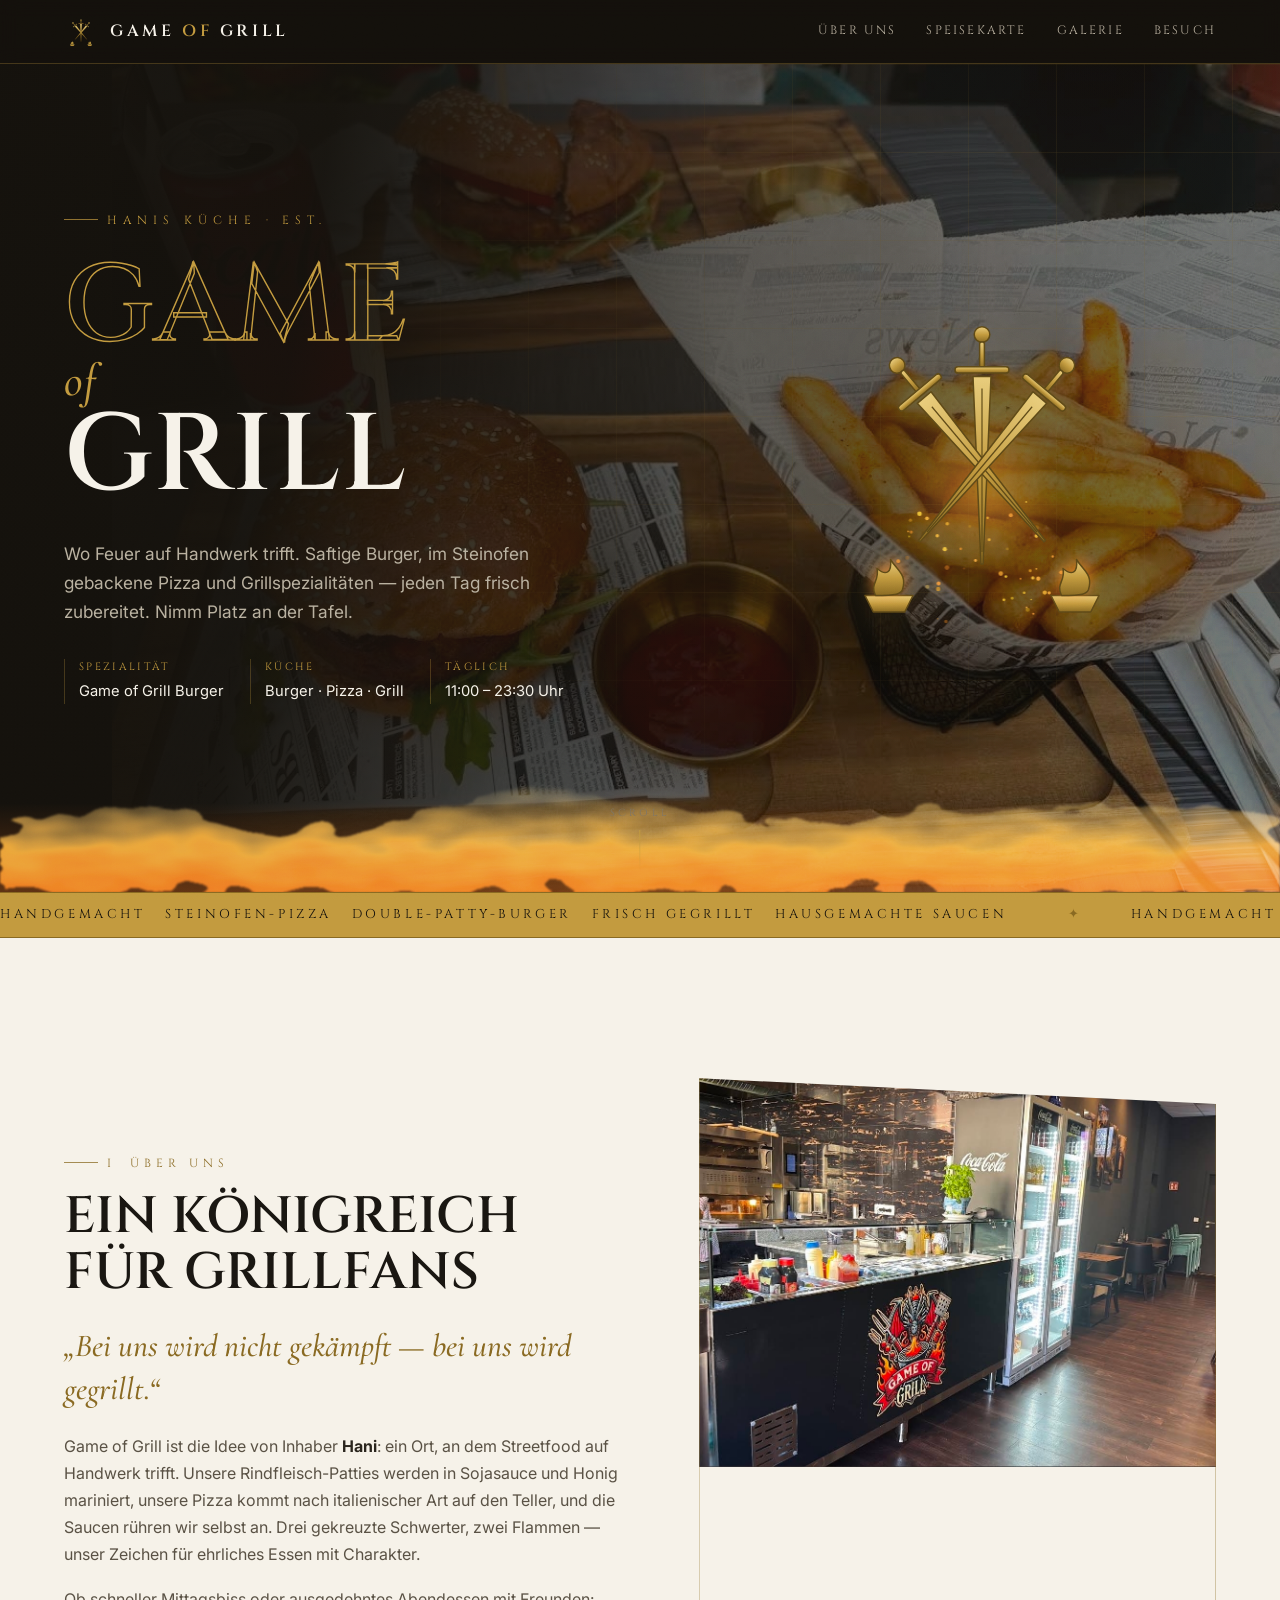
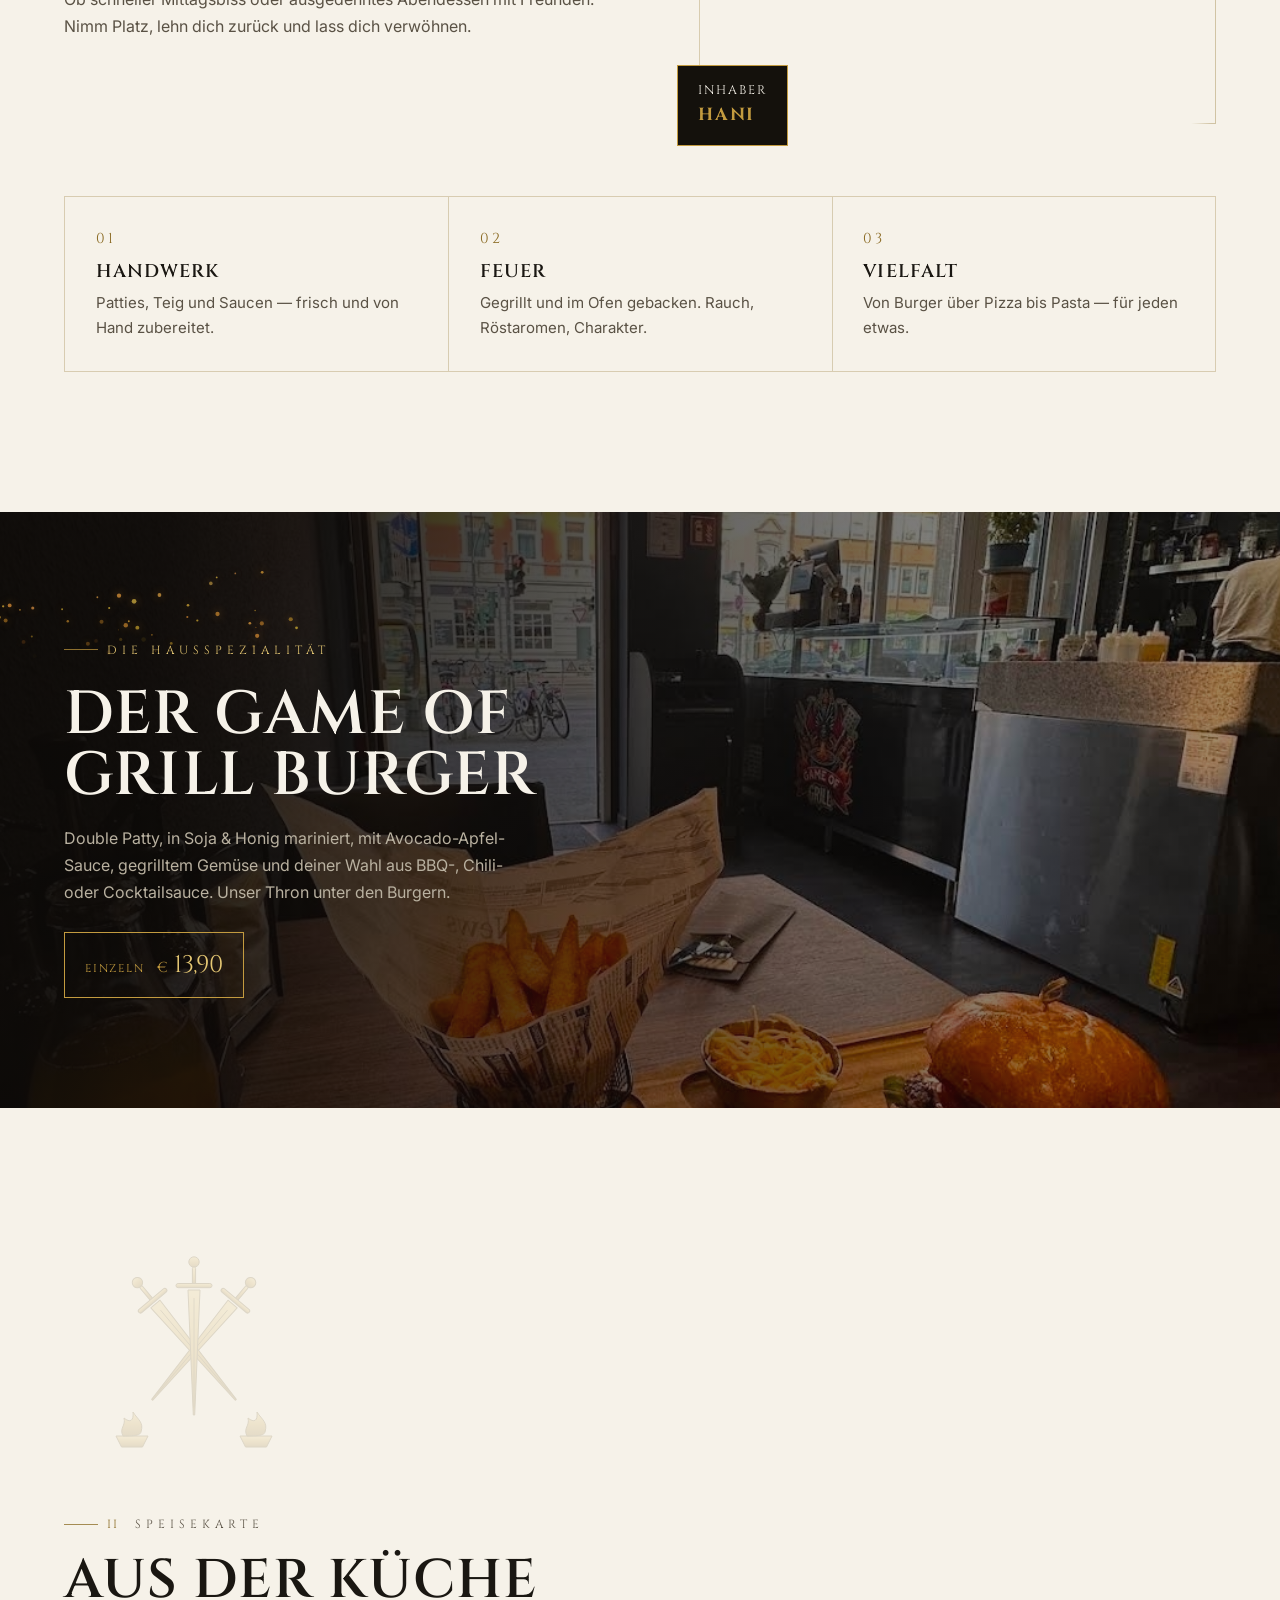
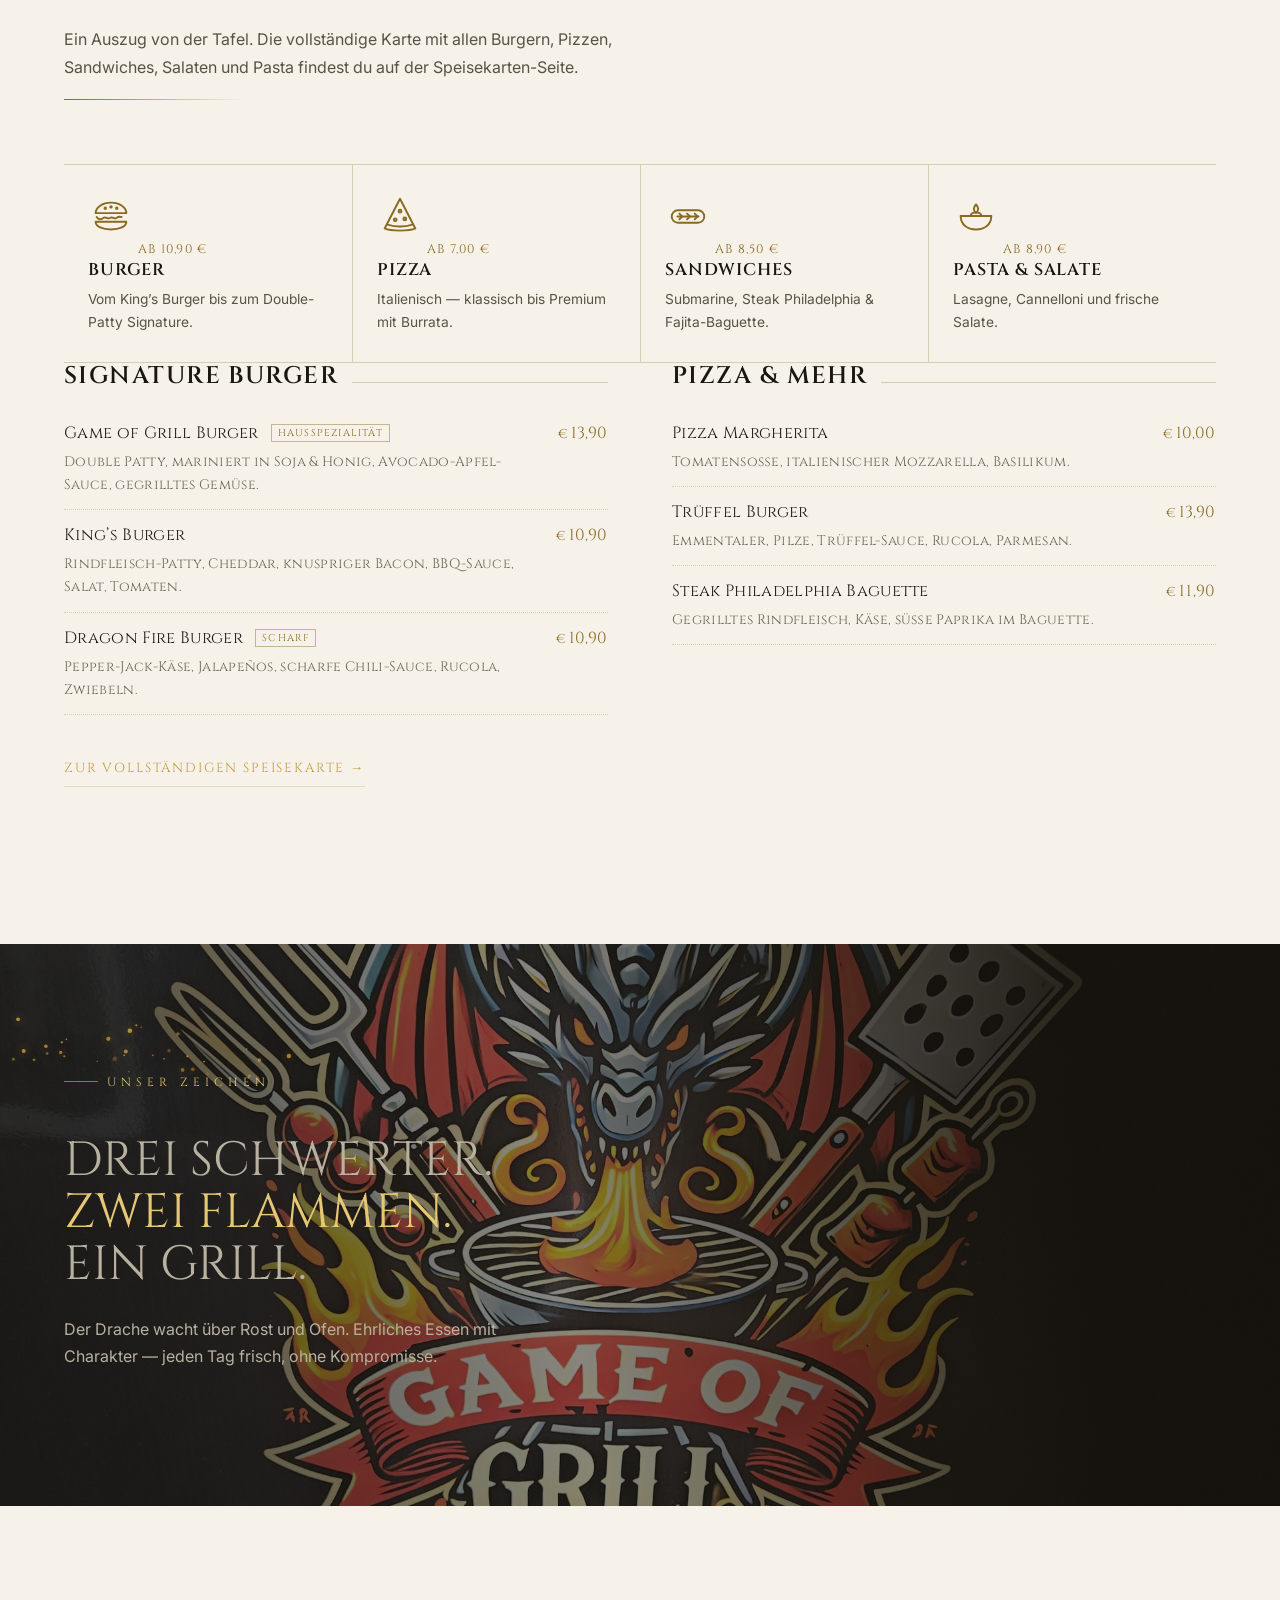
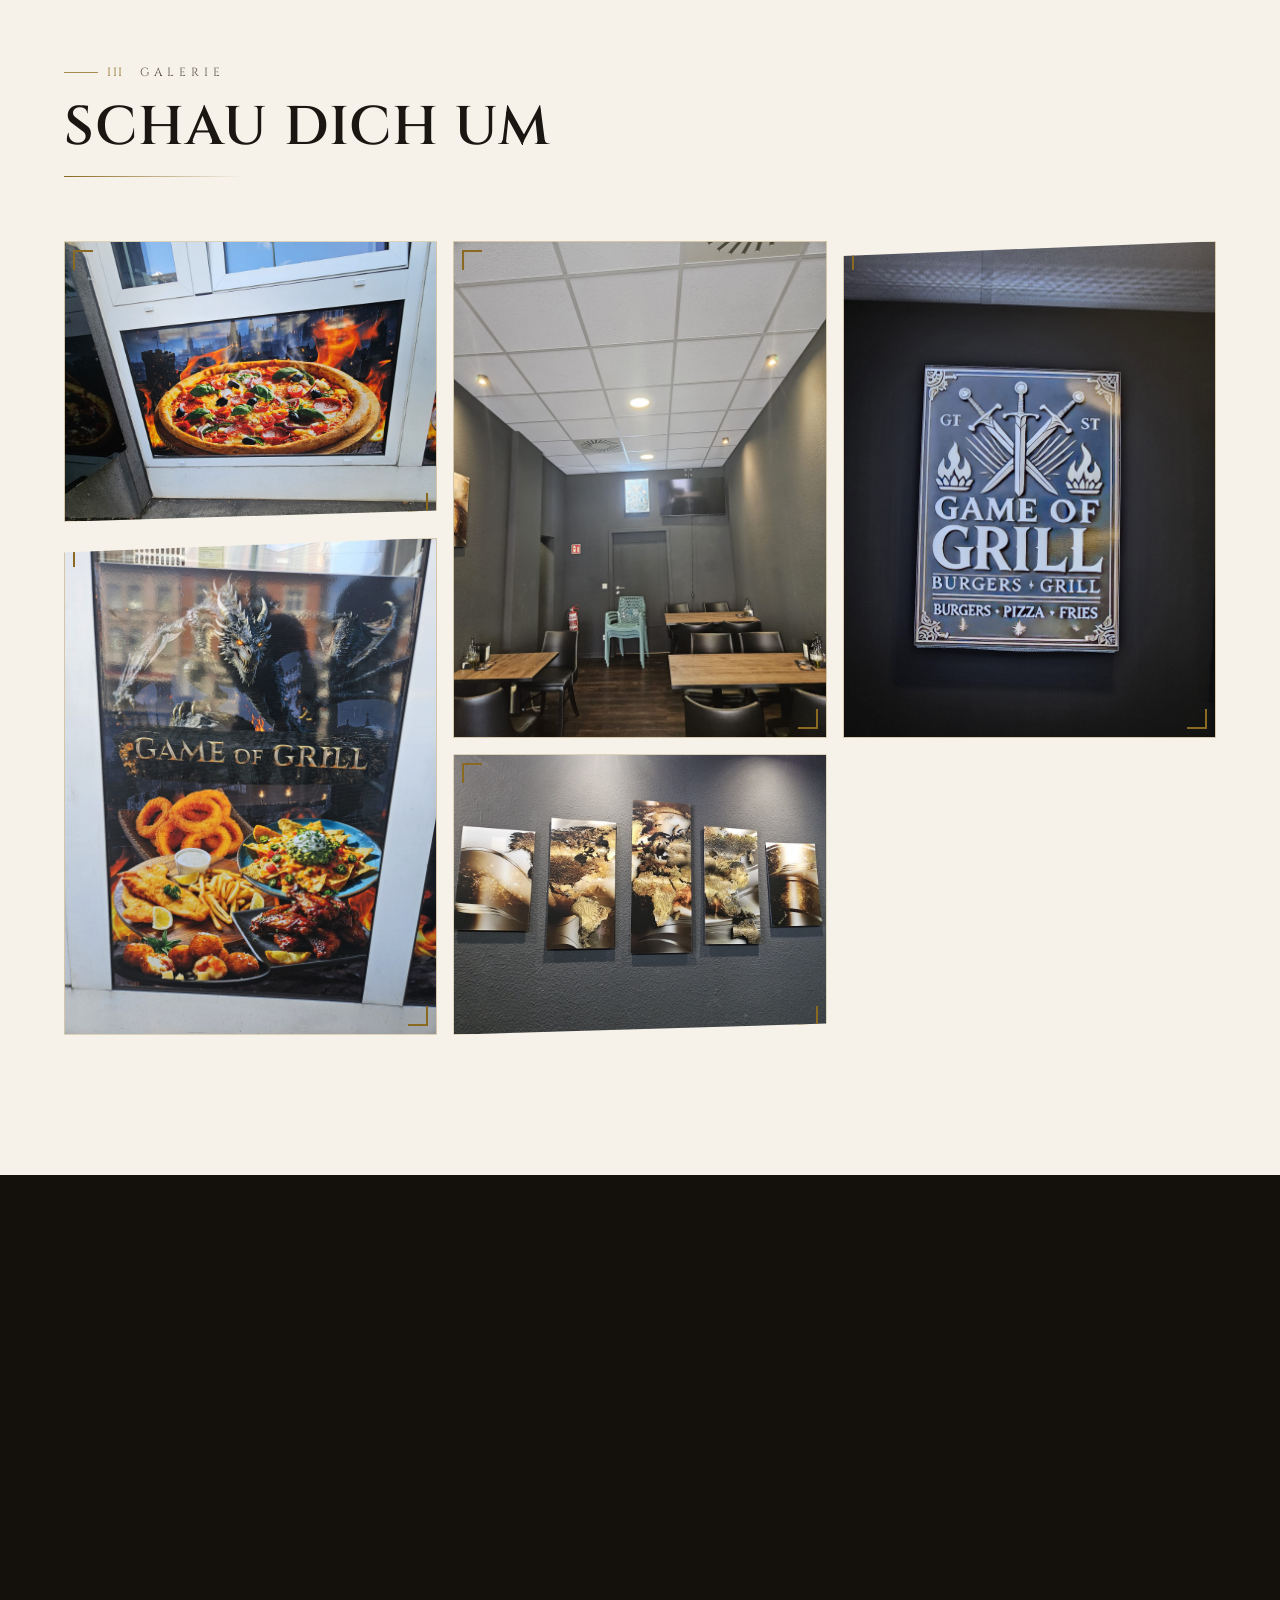
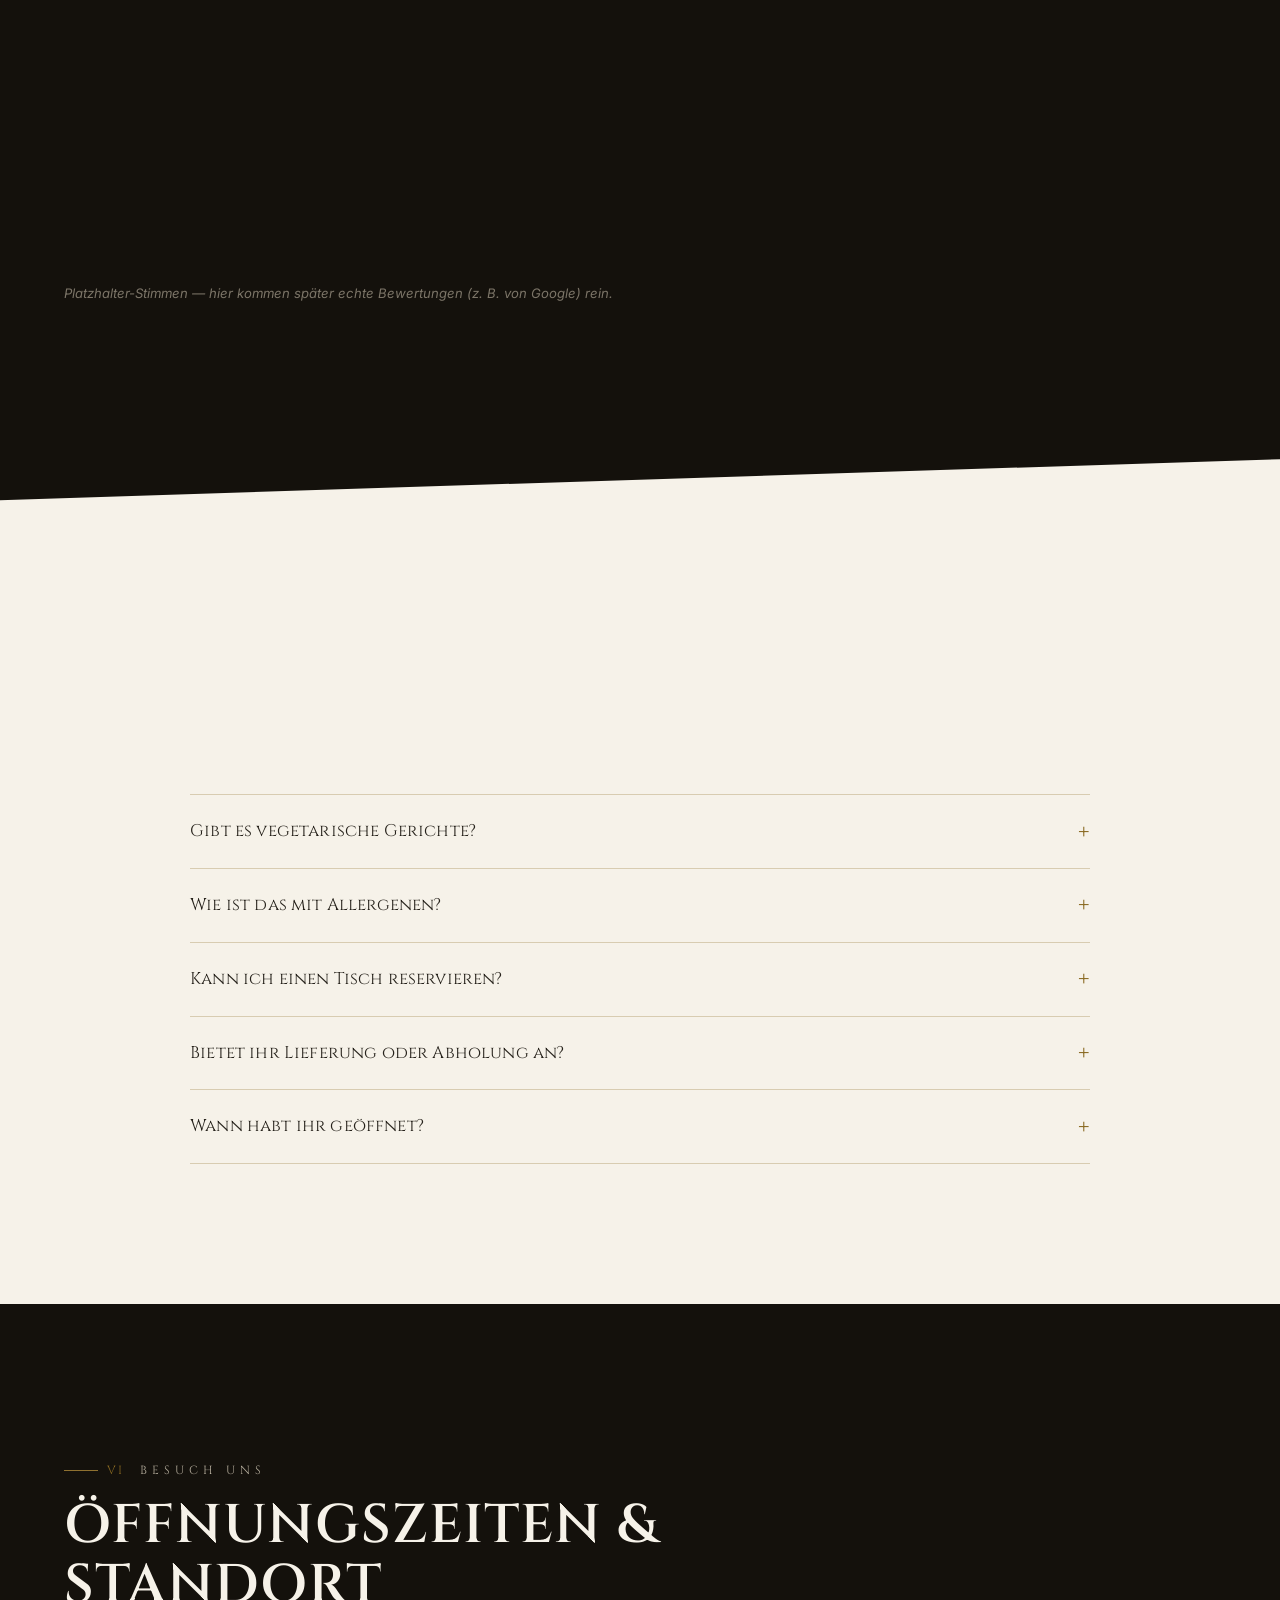
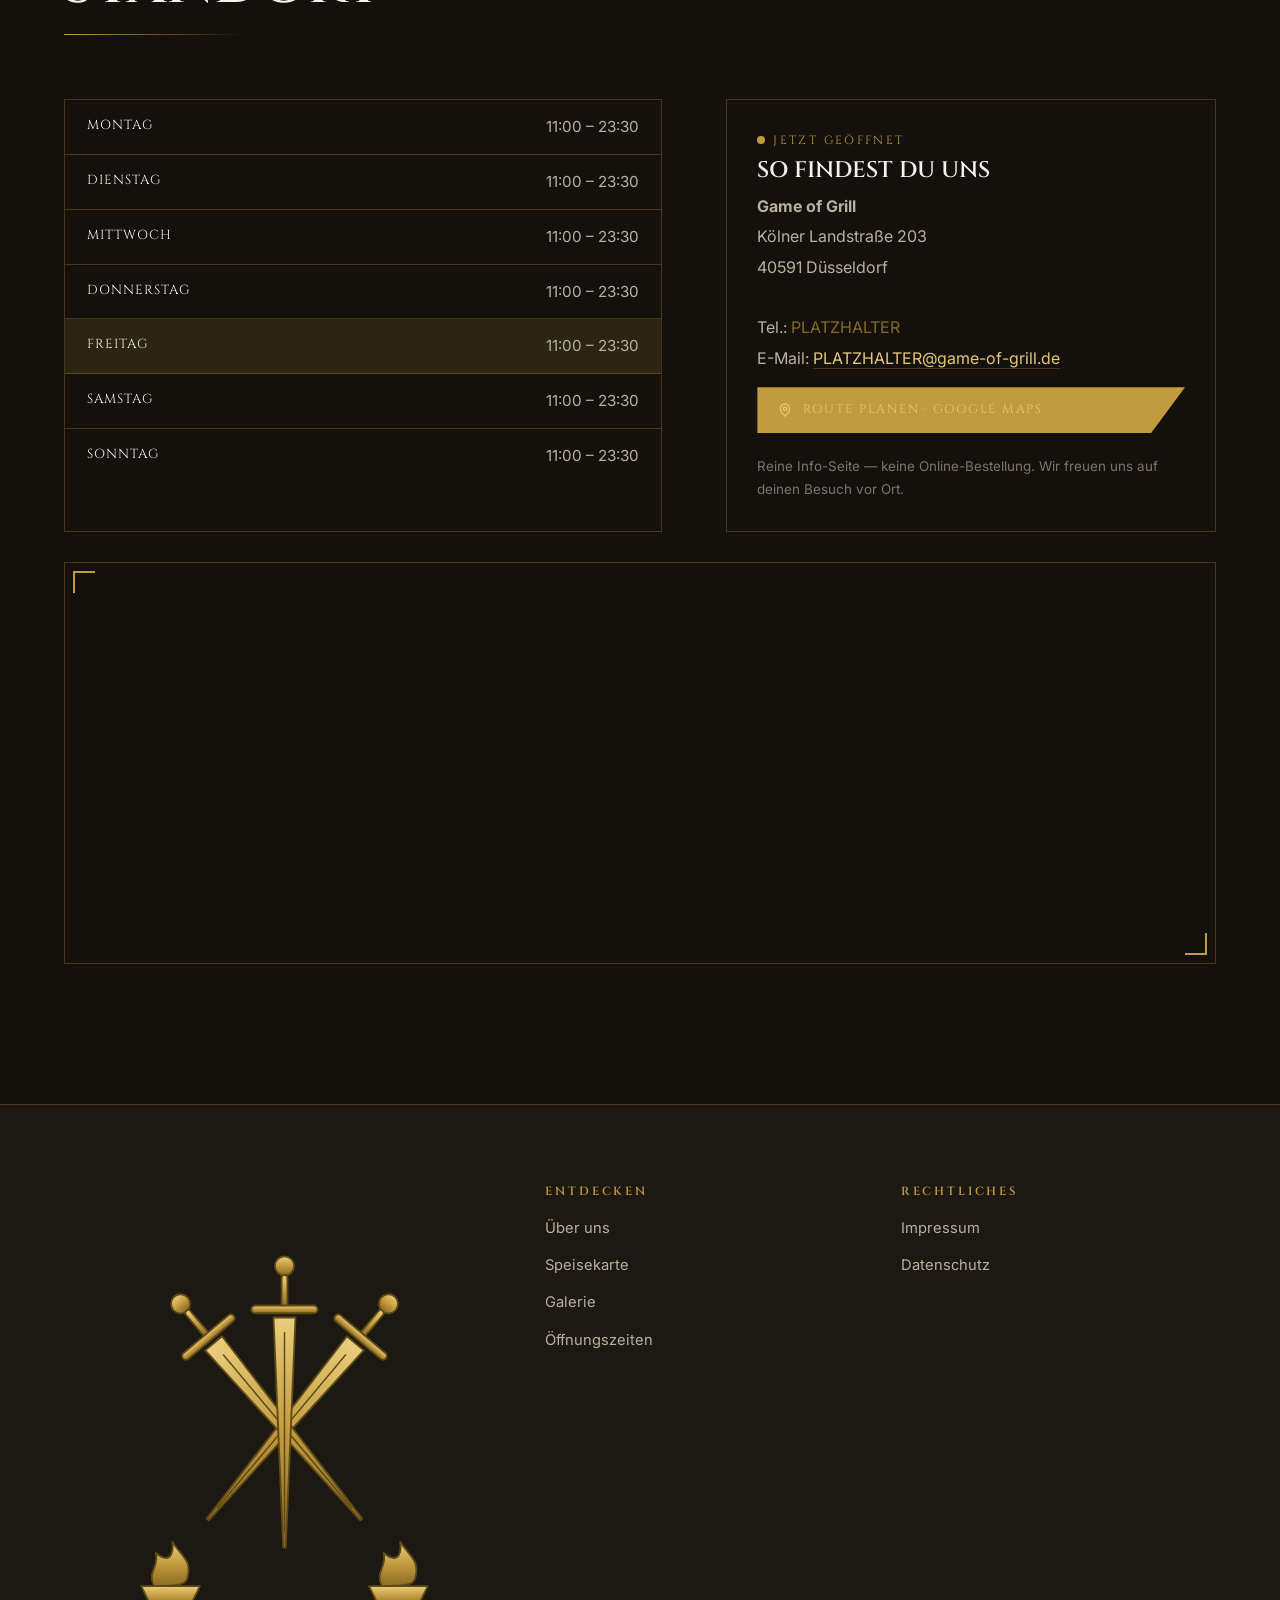
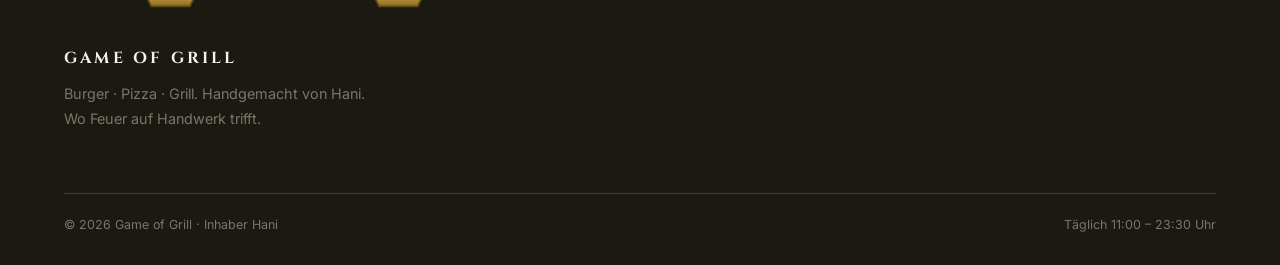
<file: index.html>
<!DOCTYPE html>
<html lang="de">
<head>
  <meta charset="UTF-8">
  <meta name="viewport" content="width=device-width, initial-scale=1.0">
  <title>Game of Grill — Burger, Pizza & Grill | Hanis Küche</title>
  <meta name="description" content="Game of Grill: handgemachte Burger, neapolitanische Pizza, Sandwiches, Pasta & Grillspezialitäten. Täglich frisch von Inhaber Hani. Öffnungszeiten 11:00–23:30 Uhr.">
  <meta name="theme-color" content="#0c0b0a">
  <link rel="icon" href="assets/favicon.svg" type="image/svg+xml">
  <link rel="canonical" href="https://www.game-of-grill.de/">

  <!-- Open Graph / Social -->
  <meta property="og:type" content="restaurant.restaurant">
  <meta property="og:title" content="Game of Grill — Burger, Pizza & Grill">
  <meta property="og:description" content="Handgemachte Burger, Pizza & Grillspezialitäten. Täglich 11:00–23:30 Uhr.">
  <meta property="og:image" content="images/burgers-coke.jpg">
  <meta property="og:locale" content="de_DE">

  <!-- Fonts -->
  <link rel="preconnect" href="https://fonts.googleapis.com">
  <link rel="preconnect" href="https://fonts.gstatic.com" crossorigin>
  <link href="https://fonts.googleapis.com/css2?family=Cinzel:wght@500;600;700&family=Cormorant+Garamond:ital,wght@0,500;0,600;1,500&family=Inter:wght@400;500;600&display=swap" rel="stylesheet">

  <link rel="stylesheet" href="css/style.css">

  <!-- SEO: strukturierte Daten -->
  <script type="application/ld+json">
  {
    "@context": "https://schema.org",
    "@type": "Restaurant",
    "name": "Game of Grill",
    "servesCuisine": ["Burger", "Pizza", "Grill", "Sandwiches", "Pasta"],
    "priceRange": "€€",
    "image": "images/burgers-coke.jpg",
    "url": "https://www.game-of-grill.de/",
    "email": "PLATZHALTER@game-of-grill.de",
    "founder": "Hani",
    "openingHoursSpecification": [{
      "@type": "OpeningHoursSpecification",
      "dayOfWeek": ["Monday","Tuesday","Wednesday","Thursday","Friday","Saturday","Sunday"],
      "opens": "11:00", "closes": "23:30"
    }],
    "hasMap": "https://maps.app.goo.gl/NRCoKX7sVZDQ4q2DA",
    "address": {
      "@type": "PostalAddress",
      "streetAddress": "Kölner Landstraße 203",
      "postalCode": "40591",
      "addressLocality": "Düsseldorf",
      "addressCountry": "DE"
    }
  }
  </script>
</head>
<body>

<!-- ============ NAV ============ -->
<header class="nav" id="nav">
  <a class="nav__brand" href="index.html" aria-label="Game of Grill Startseite">
    <img src="assets/emblem.svg" alt="" width="34" style="display:block">
    <b>Game <span>of</span> Grill</b>
  </a>
  <nav class="nav__links" id="navLinks" aria-label="Hauptnavigation">
    <a href="#ueber">Über uns</a>
    <a href="speisekarte.html">Speisekarte</a>
    <a href="#galerie">Galerie</a>
    <a href="#besuch">Besuch</a>
  </nav>
  <button class="nav__burger" id="burger" aria-label="Menü öffnen" aria-expanded="false" aria-controls="navLinks">
    <span></span><span></span><span></span>
  </button>
</header>

<!-- ============ HERO ============ -->
<section class="hero" aria-label="Willkommen bei Game of Grill">
  <div class="hero__photo" style="background-image:url('images/burgers-coke.jpg')" aria-hidden="true"></div>
  <div class="hero__grid-lines" aria-hidden="true"></div>

  <div class="hero__inner">
    <div class="hero__copy">
      <p class="eyebrow hero__kicker">Hanis Küche &middot; Est.</p>
      <h1>
        <span class="fill">Game</span>
        <span class="of">of</span>
        Grill
      </h1>
      <p class="hero__lede">Wo Feuer auf Handwerk trifft. Saftige Burger, im Steinofen gebackene Pizza und Grillspezialitäten &mdash; jeden Tag frisch zubereitet. Nimm Platz an der Tafel.</p>

      <dl class="hero__meta">
        <div><dt>Spezialität</dt><dd>Game of Grill Burger</dd></div>
        <div><dt>Küche</dt><dd>Burger &middot; Pizza &middot; Grill</dd></div>
        <div><dt>Täglich</dt><dd>11:00 &ndash; 23:30 Uhr</dd></div>
      </dl>
    </div>

    <!-- Animiertes Wappen: Schwerter fächern auf, Flammen flackern, Glut steigt -->
    <div class="hero__crest" aria-hidden="true">
      <span class="hero__flare"></span>
      <span class="smoke s1"></span><span class="smoke s2"></span><span class="smoke s3"></span>
      <canvas id="embers"></canvas>
      <svg viewBox="0 0 240 250" class="crest-draw">
        <defs>
          <linearGradient id="hGold" x1="0" y1="0" x2="0" y2="1">
            <stop offset="0" stop-color="#e9cd7c"/><stop offset=".5" stop-color="#c39b3f"/><stop offset="1" stop-color="#8a6a22"/>
          </linearGradient>
          <g id="hero-sword" fill="url(#hGold)" stroke="#5f4a17" stroke-width="1" stroke-linejoin="round">
            <circle cx="120" cy="44" r="5.2"/>
            <rect x="118.4" y="49" width="3.2" height="18" rx="1.4"/>
            <rect x="102" y="65.5" width="36" height="4.2" rx="2.1"/>
            <path d="M114 72 L126 72 L120.7 197 L119.3 197 Z"/>
            <line x1="120" y1="80" x2="120" y2="189" stroke="#5f4a17" stroke-width=".8"/>
          </g>
          <g id="hero-brazier" fill="url(#hGold)" stroke="#5f4a17" stroke-width="1" stroke-linejoin="round">
            <path d="M-16 12 L16 12 L10.5 23 L-10.5 23 Z"/>
            <path class="flame-flicker" d="M-9 12 C-13 4 -6 2 -8 -6 C-2 -1 2 -3 1 -12 C6 -4 12 -2 9 8 C8 11 5 12 -9 12 Z"/>
          </g>
        </defs>

        <use href="#hero-sword" opacity="0">
          <animate attributeName="opacity" from="0" to="1" dur=".5s" begin=".15s" fill="freeze"/>
        </use>
        <use href="#hero-sword" opacity="0">
          <animate attributeName="opacity" from="0" to="1" dur=".4s" begin=".45s" fill="freeze"/>
          <animateTransform attributeName="transform" type="rotate" from="0 120 132" to="-40 120 132"
            dur=".9s" begin=".45s" fill="freeze" calcMode="spline" keyTimes="0;1" keySplines=".2 .7 .2 1"/>
        </use>
        <use href="#hero-sword" opacity="0">
          <animate attributeName="opacity" from="0" to="1" dur=".4s" begin=".45s" fill="freeze"/>
          <animateTransform attributeName="transform" type="rotate" from="0 120 132" to="40 120 132"
            dur=".9s" begin=".45s" fill="freeze" calcMode="spline" keyTimes="0;1" keySplines=".2 .7 .2 1"/>
        </use>
        <use href="#hero-brazier" transform="translate(58 206)" opacity="0">
          <animate attributeName="opacity" from="0" to="1" dur=".6s" begin="1.1s" fill="freeze"/>
        </use>
        <use href="#hero-brazier" transform="translate(182 206)" opacity="0">
          <animate attributeName="opacity" from="0" to="1" dur=".6s" begin="1.25s" fill="freeze"/>
        </use>
      </svg>
    </div>
  </div>

  <div class="hero__fire-glow" aria-hidden="true"></div>
  <div class="hero__fire" aria-hidden="true">
    <svg viewBox="0 0 1200 150" preserveAspectRatio="none">
      <defs>
        <linearGradient id="fireGrad" x1="0" y1="1" x2="0" y2="0">
          <stop offset="0" stop-color="#ff6a12"/>
          <stop offset=".45" stop-color="#ffab34"/>
          <stop offset="1" stop-color="#ffe08a" stop-opacity="0"/>
        </linearGradient>
        <filter id="fireTurb" x="-20%" y="-50%" width="140%" height="200%">
          <feTurbulence type="fractalNoise" baseFrequency="0.012 0.028" numOctaves="2" seed="7" result="n">
            <animate attributeName="baseFrequency" dur="5s" values="0.012 0.028;0.021 0.052;0.012 0.028" repeatCount="indefinite"/>
          </feTurbulence>
          <feDisplacementMap in="SourceGraphic" in2="n" scale="40" xChannelSelector="R" yChannelSelector="G"/>
        </filter>
      </defs>
      <path filter="url(#fireTurb)" fill="url(#fireGrad)"
        d="M0 150 L0 94 Q100 44 200 76 T400 70 T600 58 T800 76 T1000 64 T1200 76 L1200 150 Z"/>
    </svg>
  </div>
  <div class="scroll-cue" aria-hidden="true">Scroll<span></span></div>
</section>

<!-- ============ MARQUEE ============ -->
<div class="marquee" aria-hidden="true">
  <div class="marquee__track">
    <span>Handgemacht&nbsp;&nbsp; Steinofen-Pizza&nbsp;&nbsp; Double-Patty-Burger&nbsp;&nbsp; Frisch gegrillt&nbsp;&nbsp; Hausgemachte Saucen&nbsp;&nbsp;</span>
    <span>Handgemacht&nbsp;&nbsp; Steinofen-Pizza&nbsp;&nbsp; Double-Patty-Burger&nbsp;&nbsp; Frisch gegrillt&nbsp;&nbsp; Hausgemachte Saucen&nbsp;&nbsp;</span>
  </div>
</div>

<!-- ============ ÜBER UNS ============ -->
<section class="section section--paper" id="ueber">
  <div class="wrap">
    <div class="about">
      <div class="about__body reveal">
        <p class="eyebrow"><span class="roman">I</span> &nbsp;Über uns</p>
        <h2>Ein Königreich für Grillfans</h2>
        <p class="editor-quote">&bdquo;Bei uns wird nicht gekämpft &mdash; bei uns wird gegrillt.&ldquo;</p>
        <p>Game of Grill ist die Idee von Inhaber <strong>Hani</strong>: ein Ort, an dem Streetfood auf Handwerk trifft. Unsere Rindfleisch-Patties werden in Sojasauce und Honig mariniert, unsere Pizza kommt nach italienischer Art auf den Teller, und die Saucen rühren wir selbst an. Drei gekreuzte Schwerter, zwei Flammen &mdash; unser Zeichen für ehrliches Essen mit Charakter.</p>
        <p>Ob schneller Mittagsbiss oder ausgedehntes Abendessen mit Freunden: Nimm Platz, lehn dich zurück und lass dich verwöhnen.</p>
      </div>
      <div class="about__figure reveal">
        <div class="frame">
          <img src="images/counter.jpg" alt="Theke von Game of Grill mit Drachen-Logo, Grillstation, Coca-Cola-Kühlschränken und Sitzbereich im Hintergrund">
        </div>
        <div class="tag">Inhaber<b>Hani</b></div>
      </div>
    </div>

    <div class="values reveal">
      <div class="val"><div class="num">01</div><h3>Handwerk</h3><p>Patties, Teig und Saucen &mdash; frisch und von Hand zubereitet.</p></div>
      <div class="val"><div class="num">02</div><h3>Feuer</h3><p>Gegrillt und im Ofen gebacken. Rauch, Röstaromen, Charakter.</p></div>
      <div class="val"><div class="num">03</div><h3>Vielfalt</h3><p>Von Burger über Pizza bis Pasta &mdash; für jeden etwas.</p></div>
    </div>
  </div>
</section>

<!-- ============ FOTO-BAND: SIGNATURE ============ -->
<section class="feature" aria-label="Hausspezialität: Game of Grill Burger">
  <div class="feature__img" style="background-image:url('images/burger-board.jpg'); background-position:center right" aria-hidden="true"></div>
  <canvas class="feature__embers" aria-hidden="true"></canvas>
  <div class="wrap">
    <div class="feature__card reveal">
      <p class="eyebrow">Die Hausspezialität</p>
      <h2>Der Game of<br>Grill Burger</h2>
      <p>Double Patty, in Soja &amp; Honig mariniert, mit Avocado-Apfel-Sauce, gegrilltem Gemüse und deiner Wahl aus BBQ-, Chili- oder Cocktailsauce. Unser Thron unter den Burgern.</p>
      <span class="feature__price"><span class="lbl">Einzeln</span><span class="amt"><small>€</small> 13,90</span></span>
    </div>
  </div>
</section>

<!-- ============ SPEISEKARTE-TEASER ============ -->
<section class="section section--paper" id="karte">
  <div class="wrap menu-deco">
    <img class="menu-deco__mark" src="assets/emblem.svg" alt="" aria-hidden="true">
    <div class="section__head reveal">
      <p class="eyebrow"><span class="roman">II</span> &nbsp;Speisekarte</p>
      <h2>Aus der Küche</h2>
      <p>Ein Auszug von der Tafel. Die vollständige Karte mit allen Burgern, Pizzen, Sandwiches, Salaten und Pasta findest du auf der Speisekarten-Seite.</p>
      <div class="rule"></div>
    </div>

    <div class="cats reveal">
      <div class="cat">
        <svg class="cat__ic" viewBox="0 0 48 48" fill="none" stroke="currentColor" stroke-width="2" stroke-linecap="round" stroke-linejoin="round" aria-hidden="true">
          <path d="M8 21c0-6 7-11 16-11s16 5 16 11z"/><circle cx="18" cy="16" r=".8"/><circle cx="24" cy="14.5" r=".8"/><circle cx="30" cy="16" r=".8"/>
          <path d="M9 25c2 3 5 3 7 1s5 2 7 0 5 2 7 0 3-1 5-1"/><path d="M8 30c0 5 7 8 16 8s16-3 16-8z"/></svg>
        <span class="from">ab 10,90 €</span>
        <h3>Burger</h3>
        <p>Vom King&rsquo;s Burger bis zum Double-Patty Signature.</p>
      </div>
      <div class="cat">
        <svg class="cat__ic" viewBox="0 0 48 48" fill="none" stroke="currentColor" stroke-width="2" stroke-linecap="round" stroke-linejoin="round" aria-hidden="true">
          <path d="M24 6 L40 37 C34 40 14 40 8 37 Z"/><path d="M11 33 Q24 37 37 33"/>
          <circle cx="24" cy="19" r="1.5"/><circle cx="19" cy="28" r="1.5"/><circle cx="29" cy="27" r="1.5"/></svg>
        <span class="from">ab 7,00 €</span>
        <h3>Pizza</h3>
        <p>Italienisch &mdash; klassisch bis Premium mit Burrata.</p>
      </div>
      <div class="cat">
        <svg class="cat__ic" viewBox="0 0 48 48" fill="none" stroke="currentColor" stroke-width="2" stroke-linecap="round" stroke-linejoin="round" aria-hidden="true">
          <rect x="7" y="18" width="34" height="13" rx="6.5"/><path d="M13 24.5h22"/>
          <path d="M15 21.5l3 3-3 3M23 21.5l3 3-3 3M31 21.5l3 3-3 3"/></svg>
        <span class="from">ab 8,50 €</span>
        <h3>Sandwiches</h3>
        <p>Submarine, Steak Philadelphia &amp; Fajita-Baguette.</p>
      </div>
      <div class="cat">
        <svg class="cat__ic" viewBox="0 0 48 48" fill="none" stroke="currentColor" stroke-width="2" stroke-linecap="round" stroke-linejoin="round" aria-hidden="true">
          <path d="M8 24h32c0 9-7 14-16 14S8 33 8 24z"/><path d="M18 24c1.5-5 10.5-5 12 0"/>
          <path d="M24 12c-3 3-3 6 0 9c3-3 3-6 0-9z"/></svg>
        <span class="from">ab 8,90 €</span>
        <h3>Pasta &amp; Salate</h3>
        <p>Lasagne, Cannelloni und frische Salate.</p>
      </div>
    </div>

    <div class="menu reveal">
      <div class="menu__col">
        <div class="menu__cat"><h3>Signature Burger</h3><span class="ln"></span></div>
        <div class="dish">
          <div class="dish__name">Game of Grill Burger <span class="flag">Hausspezialität</span>
            <p class="dish__desc">Double Patty, mariniert in Soja &amp; Honig, Avocado-Apfel-Sauce, gegrilltes Gemüse.</p></div>
          <div class="dish__price">13,90</div>
        </div>
        <div class="dish">
          <div class="dish__name">King&rsquo;s Burger
            <p class="dish__desc">Rindfleisch-Patty, Cheddar, knuspriger Bacon, BBQ-Sauce, Salat, Tomaten.</p></div>
          <div class="dish__price">10,90</div>
        </div>
        <div class="dish">
          <div class="dish__name">Dragon Fire Burger <span class="flag">scharf</span>
            <p class="dish__desc">Pepper-Jack-Käse, Jalapeños, scharfe Chili-Sauce, Rucola, Zwiebeln.</p></div>
          <div class="dish__price">10,90</div>
        </div>
      </div>

      <div class="menu__col">
        <div class="menu__cat"><h3>Pizza &amp; mehr</h3><span class="ln"></span></div>
        <div class="dish">
          <div class="dish__name">Pizza Margherita
            <p class="dish__desc">Tomatensoße, italienischer Mozzarella, Basilikum.</p></div>
          <div class="dish__price">10,00</div>
        </div>
        <div class="dish">
          <div class="dish__name">Trüffel Burger
            <p class="dish__desc">Emmentaler, Pilze, Trüffel-Sauce, Rucola, Parmesan.</p></div>
          <div class="dish__price">13,90</div>
        </div>
        <div class="dish">
          <div class="dish__name">Steak Philadelphia Baguette
            <p class="dish__desc">Gegrilltes Rindfleisch, Käse, süße Paprika im Baguette.</p></div>
          <div class="dish__price">11,90</div>
        </div>
      </div>
    </div>

    <p style="margin-top:38px">
      <a href="speisekarte.html" class="more-link">Zur vollständigen Speisekarte &rarr;</a>
    </p>
  </div>
</section>

<!-- ============ MARKEN-BILDBAND ============ -->
<section class="feature feature--right" aria-label="Unser Zeichen">
  <div class="feature__img" style="background-image:url('images/dragon-logo.jpg')" aria-hidden="true"></div>
  <canvas class="feature__embers" aria-hidden="true"></canvas>
  <div class="wrap">
    <div class="feature__card reveal">
      <p class="eyebrow">Unser Zeichen</p>
      <p class="feature__statement">Drei Schwerter.<span>Zwei Flammen.</span>Ein Grill.</p>
      <p>Der Drache wacht über Rost und Ofen. Ehrliches Essen mit Charakter &mdash; jeden Tag frisch, ohne Kompromisse.</p>
    </div>
  </div>
</section>

<!-- ============ GALERIE ============ -->
<section class="section section--paper" id="galerie">
  <div class="wrap">
    <div class="section__head reveal">
      <p class="eyebrow"><span class="roman">III</span> &nbsp;Galerie</p>
      <h2>Schau dich um</h2>
      <div class="rule"></div>
    </div>
    <div class="gallery reveal">
      <figure><img src="images/pizza-fire.jpg" alt="Frisch gebackene Pizza mit Salami, Oliven und Basilikum vor Flammen und mittelalterlicher Stadtkulisse"><figcaption>Pizza aus dem Ofen</figcaption></figure>
      <figure><img src="images/poster-dragon-food.jpg" alt="Game of Grill Werbeplakat mit Drache über Onion Rings, Nachos, Fish &amp; Chips und Chicken Wings"><figcaption>Die Auswahl</figcaption></figure>
      <figure><img src="images/interior.jpg" alt="Gastraum von Game of Grill mit Holztischen und dunklen Wänden"><figcaption>Der Gastraum</figcaption></figure>
      <figure><img src="images/wall-art-worldmap.jpg" alt="Goldene Weltkarten-Wandkunst auf Glas im Gastraum von Game of Grill"><figcaption>Details im Laden</figcaption></figure>
      <figure><img src="images/emblem-sign.jpg" alt="Wappenschild mit drei gekreuzten Schwertern und Flammen sowie Schriftzug Game of Grill Burgers Pizza Fries"><figcaption>Das Wappen</figcaption></figure>
    </div>
  </div>
</section>

<!-- ============ KUNDENSTIMMEN ============ -->
<section class="section" id="stimmen">
  <div class="wrap">
    <div class="section__head reveal">
      <p class="eyebrow"><span class="roman">IV</span> &nbsp;An der Tafel gehört</p>
      <h2>Was unsere Gäste sagen</h2>
      <div class="rule"></div>
    </div>
    <div class="quotes reveal">
      <blockquote class="quote">
        <span class="qmark" aria-hidden="true">&bdquo;</span>
        <div class="stars" aria-label="Fünf von fünf Sternen">★★★★★</div>
        <p>Bester Burger der Stadt &mdash; der Game of Grill Burger ist ein Gedicht. Und das Ambiente mit den Schwertern ist einfach mega.</p>
        <cite>Gast &middot; Google-Bewertung</cite>
      </blockquote>
      <blockquote class="quote">
        <span class="qmark" aria-hidden="true">&bdquo;</span>
        <div class="stars" aria-label="Fünf von fünf Sternen">★★★★★</div>
        <p>Pizza wie in Italien, dazu richtig freundlicher Service. Wir kommen immer wieder gern vorbei.</p>
        <cite>Stammgast</cite>
      </blockquote>
      <blockquote class="quote">
        <span class="qmark" aria-hidden="true">&bdquo;</span>
        <div class="stars" aria-label="Fünf von fünf Sternen">★★★★★</div>
        <p>Schnell, lecker und fair im Preis &mdash; perfekt für die Mittagspause. Klare Empfehlung.</p>
        <cite>Gast</cite>
      </blockquote>
    </div>
    <p style="margin-top:26px;color:var(--paper-mute);font-size:.82rem"><em>Platzhalter-Stimmen &mdash; hier kommen später echte Bewertungen (z.&nbsp;B. von Google) rein.</em></p>
  </div>
</section>

<!-- ============ FAQ ============ -->
<section class="section section--paper cut-top" id="faq">
  <div class="wrap" style="max-width:900px">
    <div class="section__head reveal">
      <p class="eyebrow"><span class="roman">V</span> &nbsp;Gut zu wissen</p>
      <h2>Häufige Fragen</h2>
      <div class="rule"></div>
    </div>
    <div class="faq reveal">
      <details>
        <summary>Gibt es vegetarische Gerichte?</summary>
        <p class="faq__a">Ja, einige! Zum Beispiel den Halloumi Crown Burger, die Queen Veggie, mehrere vegetarische Pizzen und frische Salate. Bei veganen Wünschen sprich uns gern direkt an.</p>
      </details>
      <details>
        <summary>Wie ist das mit Allergenen?</summary>
        <p class="faq__a">Alle Speisen auf der Karte sind mit Allergen-Kennzeichnung versehen. Wenn du unsicher bist, frag uns einfach vor Ort &mdash; wir helfen dir gern weiter.</p>
      </details>
      <details>
        <summary>Kann ich einen Tisch reservieren?</summary>
        <p class="faq__a">Für größere Gruppen komm gern vorbei oder ruf kurz an. <span style="color:var(--gold-deep)">(Telefonnummer folgt.)</span></p>
      </details>
      <details>
        <summary>Bietet ihr Lieferung oder Abholung an?</summary>
        <p class="faq__a">Diese Website ist eine reine Info-Seite ohne Online-Bestellung. Zum aktuellen Liefer- und Abhol-Angebot fragst du am besten direkt bei uns im Laden.</p>
      </details>
      <details>
        <summary>Wann habt ihr geöffnet?</summary>
        <p class="faq__a">Täglich von 11:00 bis 23:30 Uhr. Die Öffnungszeiten findest du auch unten im Abschnitt &bdquo;Besuch uns&ldquo;.</p>
      </details>
    </div>
  </div>
</section>

<!-- ============ BESUCH / STANDORT ============ -->
<section class="section cut-top" id="besuch">
  <div class="wrap">
    <div class="section__head reveal">
      <p class="eyebrow"><span class="roman">VI</span> &nbsp;Besuch uns</p>
      <h2>Öffnungszeiten &amp; Standort</h2>
      <div class="rule"></div>
    </div>

    <div class="info reveal">
      <div class="hours">
        <div class="hours__row" data-day="1"><span class="day">Montag</span><span class="time">11:00 – 23:30</span></div>
        <div class="hours__row" data-day="2"><span class="day">Dienstag</span><span class="time">11:00 – 23:30</span></div>
        <div class="hours__row" data-day="3"><span class="day">Mittwoch</span><span class="time">11:00 – 23:30</span></div>
        <div class="hours__row" data-day="4"><span class="day">Donnerstag</span><span class="time">11:00 – 23:30</span></div>
        <div class="hours__row" data-day="5"><span class="day">Freitag</span><span class="time">11:00 – 23:30</span></div>
        <div class="hours__row" data-day="6"><span class="day">Samstag</span><span class="time">11:00 – 23:30</span></div>
        <div class="hours__row" data-day="0"><span class="day">Sonntag</span><span class="time">11:00 – 23:30</span></div>
      </div>

      <div class="locate">
        <span class="badge-open" id="openBadge"><span class="dot"></span><span id="openText">Öffnungszeiten prüfen</span></span>
        <h3>So findest du uns</h3>
        <address>
          <strong>Game of Grill</strong><br>
          Kölner Landstraße 203<br>
          40591 Düsseldorf<br><br>
          Tel.: <span style="color:var(--gold-deep)">PLATZHALTER</span><br>
          E-Mail: <a href="mailto:PLATZHALTER@game-of-grill.de">PLATZHALTER@game-of-grill.de</a>
        </address>
        <a class="map-btn" href="https://maps.app.goo.gl/NRCoKX7sVZDQ4q2DA" target="_blank" rel="noopener noreferrer">
          <svg viewBox="0 0 24 24" fill="none" stroke="currentColor" stroke-width="2" stroke-linecap="round" stroke-linejoin="round" aria-hidden="true"><path d="M12 21s-7-6.2-7-11a7 7 0 0 1 14 0c0 4.8-7 11-7 11z"/><circle cx="12" cy="10" r="2.5"/></svg>
          Route planen &middot; Google Maps
        </a>
        <p style="color:var(--paper-mute);font-size:.84rem;margin:14px 0 0">Reine Info-Seite &mdash; keine Online-Bestellung. Wir freuen uns auf deinen Besuch vor Ort.</p>
      </div>
    </div>

    <div class="map-embed reveal">
      <iframe title="Standort von Game of Grill: Kölner Landstraße 203, 40591 Düsseldorf" loading="lazy" referrerpolicy="no-referrer-when-downgrade"
        src="https://www.google.com/maps?q=K%C3%B6lner%20Landstra%C3%9Fe%20203%2C%2040591%20D%C3%BCsseldorf&z=16&output=embed"></iframe>
    </div>
  </div>
</section>

<!-- ============ FOOTER ============ -->
<footer class="footer">
  <div class="wrap">
    <div class="footer__grid">
      <div class="footer__brand">
        <img src="assets/emblem.svg" alt="Game of Grill Wappen">
        <b>Game of Grill</b>
        <p>Burger &middot; Pizza &middot; Grill. Handgemacht von Hani. Wo Feuer auf Handwerk trifft.</p>
      </div>
      <div>
        <h4>Entdecken</h4>
        <ul>
          <li><a href="#ueber">Über uns</a></li>
          <li><a href="speisekarte.html">Speisekarte</a></li>
          <li><a href="#galerie">Galerie</a></li>
          <li><a href="#besuch">Öffnungszeiten</a></li>
        </ul>
      </div>
      <div>
        <h4>Rechtliches</h4>
        <ul>
          <li><a href="impressum.html">Impressum</a></li>
          <li><a href="datenschutz.html">Datenschutz</a></li>
        </ul>
      </div>
    </div>
    <div class="footer__base">
      <span>&copy; <span id="year">2026</span> Game of Grill &middot; Inhaber Hani</span>
      <span>Täglich 11:00 &ndash; 23:30 Uhr</span>
    </div>
  </div>
</footer>

<script src="js/main.js"></script>
</body>
</html>
</file>
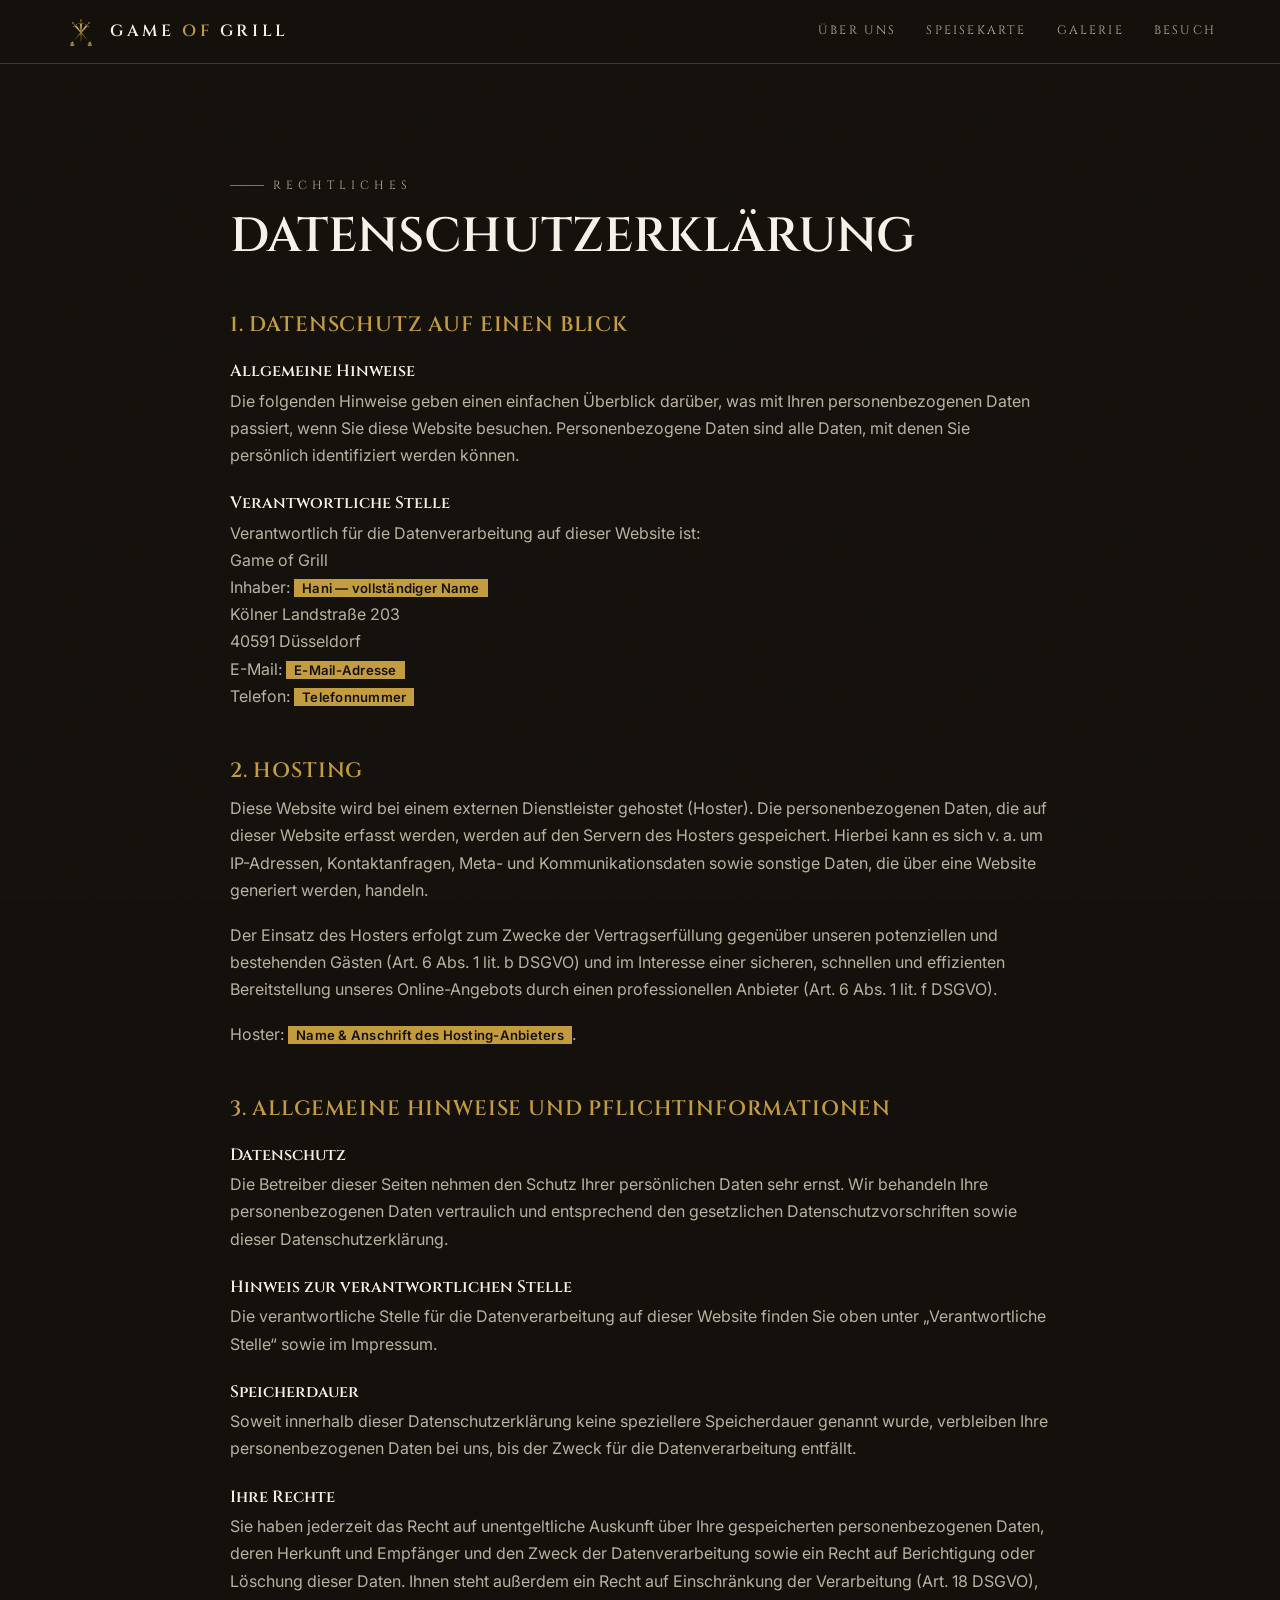
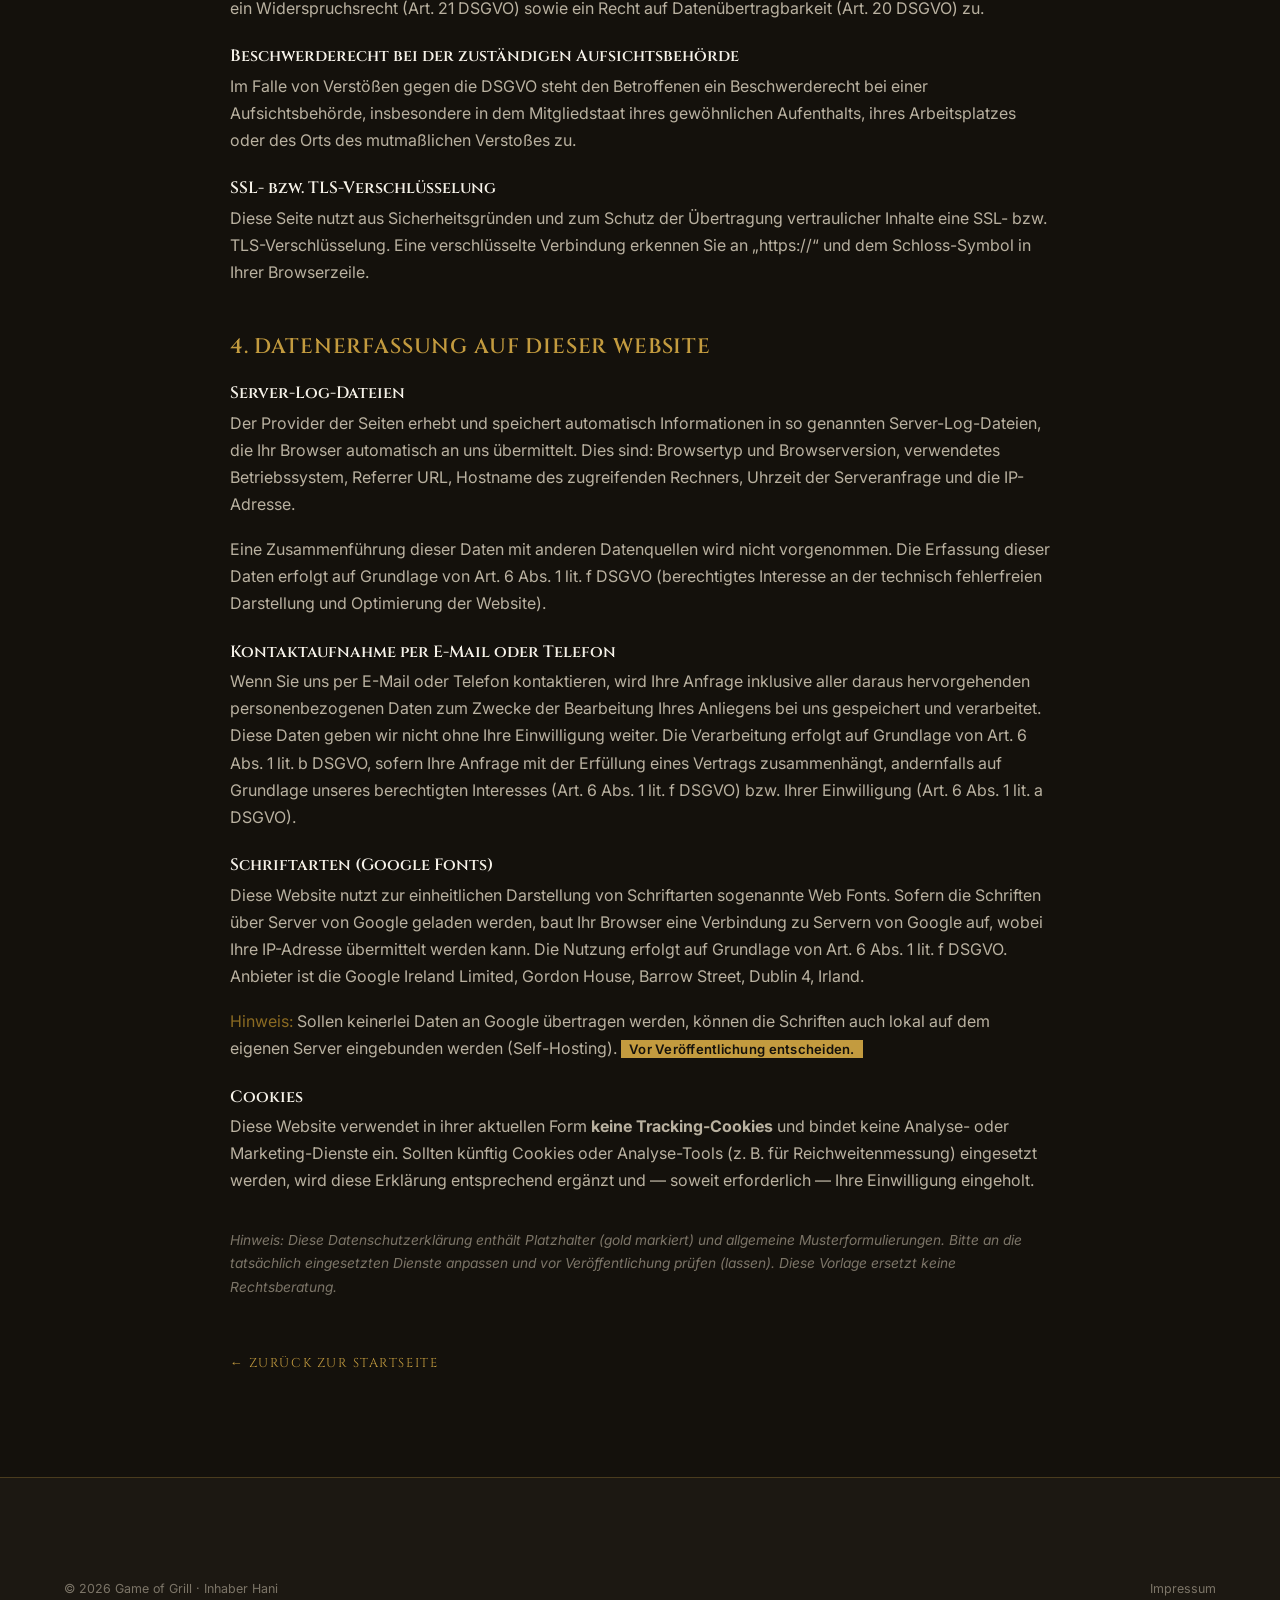
<file: datenschutz.html>
<!DOCTYPE html>
<html lang="de">
<head>
  <meta charset="UTF-8">
  <meta name="viewport" content="width=device-width, initial-scale=1.0">
  <title>Datenschutzerklärung — Game of Grill</title>
  <meta name="description" content="Datenschutzerklärung von Game of Grill nach DSGVO.">
  <meta name="robots" content="noindex, follow">
  <link rel="icon" href="assets/favicon.svg" type="image/svg+xml">
  <link rel="preconnect" href="https://fonts.googleapis.com">
  <link rel="preconnect" href="https://fonts.gstatic.com" crossorigin>
  <link href="https://fonts.googleapis.com/css2?family=Cinzel:wght@500;600;700&family=Cormorant+Garamond:ital,wght@0,500;1,500&family=Inter:wght@400;500;600&display=swap" rel="stylesheet">
  <link rel="stylesheet" href="css/style.css">
</head>
<body>

<header class="nav" id="nav">
  <a class="nav__brand" href="index.html" aria-label="Game of Grill Startseite">
    <img src="assets/emblem.svg" alt="" width="34" style="display:block">
    <b>Game <span>of</span> Grill</b>
  </a>
  <nav class="nav__links" id="navLinks" aria-label="Hauptnavigation">
    <a href="index.html#ueber">Über uns</a>
    <a href="speisekarte.html">Speisekarte</a>
    <a href="index.html#galerie">Galerie</a>
    <a href="index.html#besuch">Besuch</a>
  </nav>
  <button class="nav__burger" id="burger" aria-label="Menü öffnen" aria-expanded="false" aria-controls="navLinks">
    <span></span><span></span><span></span>
  </button>
</header>

<main class="legal">
  <div class="wrap">
    <p class="eyebrow">Rechtliches</p>
    <h1>Datenschutz&shy;erklärung</h1>

    <h2>1. Datenschutz auf einen Blick</h2>
    <h3>Allgemeine Hinweise</h3>
    <p>Die folgenden Hinweise geben einen einfachen Überblick darüber, was mit Ihren personenbezogenen Daten passiert, wenn Sie diese Website besuchen. Personenbezogene Daten sind alle Daten, mit denen Sie persönlich identifiziert werden können.</p>

    <h3>Verantwortliche Stelle</h3>
    <p>
      Verantwortlich für die Datenverarbeitung auf dieser Website ist:<br>
      Game of Grill<br>
      Inhaber: <span class="placeholder">Hani — vollständiger Name</span><br>
      Kölner Landstraße 203<br>
      40591 Düsseldorf<br>
      E-Mail: <span class="placeholder">E-Mail-Adresse</span><br>
      Telefon: <span class="placeholder">Telefonnummer</span>
    </p>

    <h2>2. Hosting</h2>
    <p>Diese Website wird bei einem externen Dienstleister gehostet (Hoster). Die personenbezogenen Daten, die auf dieser Website erfasst werden, werden auf den Servern des Hosters gespeichert. Hierbei kann es sich v.&nbsp;a. um IP-Adressen, Kontaktanfragen, Meta- und Kommunikationsdaten sowie sonstige Daten, die über eine Website generiert werden, handeln.</p>
    <p>Der Einsatz des Hosters erfolgt zum Zwecke der Vertragserfüllung gegenüber unseren potenziellen und bestehenden Gästen (Art. 6 Abs. 1 lit. b DSGVO) und im Interesse einer sicheren, schnellen und effizienten Bereitstellung unseres Online-Angebots durch einen professionellen Anbieter (Art. 6 Abs. 1 lit. f DSGVO).</p>
    <p>Hoster: <span class="placeholder">Name &amp; Anschrift des Hosting-Anbieters</span>.</p>

    <h2>3. Allgemeine Hinweise und Pflichtinformationen</h2>
    <h3>Datenschutz</h3>
    <p>Die Betreiber dieser Seiten nehmen den Schutz Ihrer persönlichen Daten sehr ernst. Wir behandeln Ihre personenbezogenen Daten vertraulich und entsprechend den gesetzlichen Datenschutzvorschriften sowie dieser Datenschutzerklärung.</p>

    <h3>Hinweis zur verantwortlichen Stelle</h3>
    <p>Die verantwortliche Stelle für die Datenverarbeitung auf dieser Website finden Sie oben unter „Verantwortliche Stelle“ sowie im <a href="impressum.html">Impressum</a>.</p>

    <h3>Speicherdauer</h3>
    <p>Soweit innerhalb dieser Datenschutzerklärung keine speziellere Speicherdauer genannt wurde, verbleiben Ihre personenbezogenen Daten bei uns, bis der Zweck für die Datenverarbeitung entfällt.</p>

    <h3>Ihre Rechte</h3>
    <p>Sie haben jederzeit das Recht auf unentgeltliche Auskunft über Ihre gespeicherten personenbezogenen Daten, deren Herkunft und Empfänger und den Zweck der Datenverarbeitung sowie ein Recht auf Berichtigung oder Löschung dieser Daten. Ihnen steht außerdem ein Recht auf Einschränkung der Verarbeitung (Art. 18 DSGVO), ein Widerspruchsrecht (Art. 21 DSGVO) sowie ein Recht auf Datenübertragbarkeit (Art. 20 DSGVO) zu.</p>

    <h3>Beschwerderecht bei der zuständigen Aufsichtsbehörde</h3>
    <p>Im Falle von Verstößen gegen die DSGVO steht den Betroffenen ein Beschwerderecht bei einer Aufsichtsbehörde, insbesondere in dem Mitgliedstaat ihres gewöhnlichen Aufenthalts, ihres Arbeitsplatzes oder des Orts des mutmaßlichen Verstoßes zu.</p>

    <h3>SSL- bzw. TLS-Verschlüsselung</h3>
    <p>Diese Seite nutzt aus Sicherheitsgründen und zum Schutz der Übertragung vertraulicher Inhalte eine SSL- bzw. TLS-Verschlüsselung. Eine verschlüsselte Verbindung erkennen Sie an „https://“ und dem Schloss-Symbol in Ihrer Browserzeile.</p>

    <h2>4. Datenerfassung auf dieser Website</h2>
    <h3>Server-Log-Dateien</h3>
    <p>Der Provider der Seiten erhebt und speichert automatisch Informationen in so genannten Server-Log-Dateien, die Ihr Browser automatisch an uns übermittelt. Dies sind: Browsertyp und Browserversion, verwendetes Betriebssystem, Referrer URL, Hostname des zugreifenden Rechners, Uhrzeit der Serveranfrage und die IP-Adresse.</p>
    <p>Eine Zusammenführung dieser Daten mit anderen Datenquellen wird nicht vorgenommen. Die Erfassung dieser Daten erfolgt auf Grundlage von Art. 6 Abs. 1 lit. f DSGVO (berechtigtes Interesse an der technisch fehlerfreien Darstellung und Optimierung der Website).</p>

    <h3>Kontaktaufnahme per E-Mail oder Telefon</h3>
    <p>Wenn Sie uns per E-Mail oder Telefon kontaktieren, wird Ihre Anfrage inklusive aller daraus hervorgehenden personenbezogenen Daten zum Zwecke der Bearbeitung Ihres Anliegens bei uns gespeichert und verarbeitet. Diese Daten geben wir nicht ohne Ihre Einwilligung weiter. Die Verarbeitung erfolgt auf Grundlage von Art. 6 Abs. 1 lit. b DSGVO, sofern Ihre Anfrage mit der Erfüllung eines Vertrags zusammenhängt, andernfalls auf Grundlage unseres berechtigten Interesses (Art. 6 Abs. 1 lit. f DSGVO) bzw. Ihrer Einwilligung (Art. 6 Abs. 1 lit. a DSGVO).</p>

    <h3>Schriftarten (Google Fonts)</h3>
    <p>Diese Website nutzt zur einheitlichen Darstellung von Schriftarten sogenannte Web Fonts. Sofern die Schriften über Server von Google geladen werden, baut Ihr Browser eine Verbindung zu Servern von Google auf, wobei Ihre IP-Adresse übermittelt werden kann. Die Nutzung erfolgt auf Grundlage von Art. 6 Abs. 1 lit. f DSGVO. Anbieter ist die Google Ireland Limited, Gordon House, Barrow Street, Dublin 4, Irland.</p>
    <p><span style="color:var(--gold-deep)">Hinweis:</span> Sollen keinerlei Daten an Google übertragen werden, können die Schriften auch lokal auf dem eigenen Server eingebunden werden (Self-Hosting). <span class="placeholder">Vor Veröffentlichung entscheiden.</span></p>

    <h3>Cookies</h3>
    <p>Diese Website verwendet in ihrer aktuellen Form <strong>keine Tracking-Cookies</strong> und bindet keine Analyse- oder Marketing-Dienste ein. Sollten künftig Cookies oder Analyse-Tools (z.&nbsp;B. für Reichweitenmessung) eingesetzt werden, wird diese Erklärung entsprechend ergänzt und &mdash; soweit erforderlich &mdash; Ihre Einwilligung eingeholt.</p>

    <p style="margin-top:2.5em;color:var(--paper-mute);font-size:.86rem">
      <em>Hinweis: Diese Datenschutzerklärung enthält Platzhalter (gold markiert) und allgemeine Musterformulierungen. Bitte an die tatsächlich eingesetzten Dienste anpassen und vor Veröffentlichung prüfen (lassen). Diese Vorlage ersetzt keine Rechtsberatung.</em>
    </p>

    <a class="back" href="index.html">&larr; Zurück zur Startseite</a>
  </div>
</main>

<footer class="footer">
  <div class="wrap">
    <div class="footer__base" style="border-top:0;margin-top:0">
      <span>&copy; <span id="year">2026</span> Game of Grill &middot; Inhaber Hani</span>
      <span><a href="impressum.html">Impressum</a></span>
    </div>
  </div>
</footer>

<script src="js/main.js"></script>
</body>
</html>
</file>
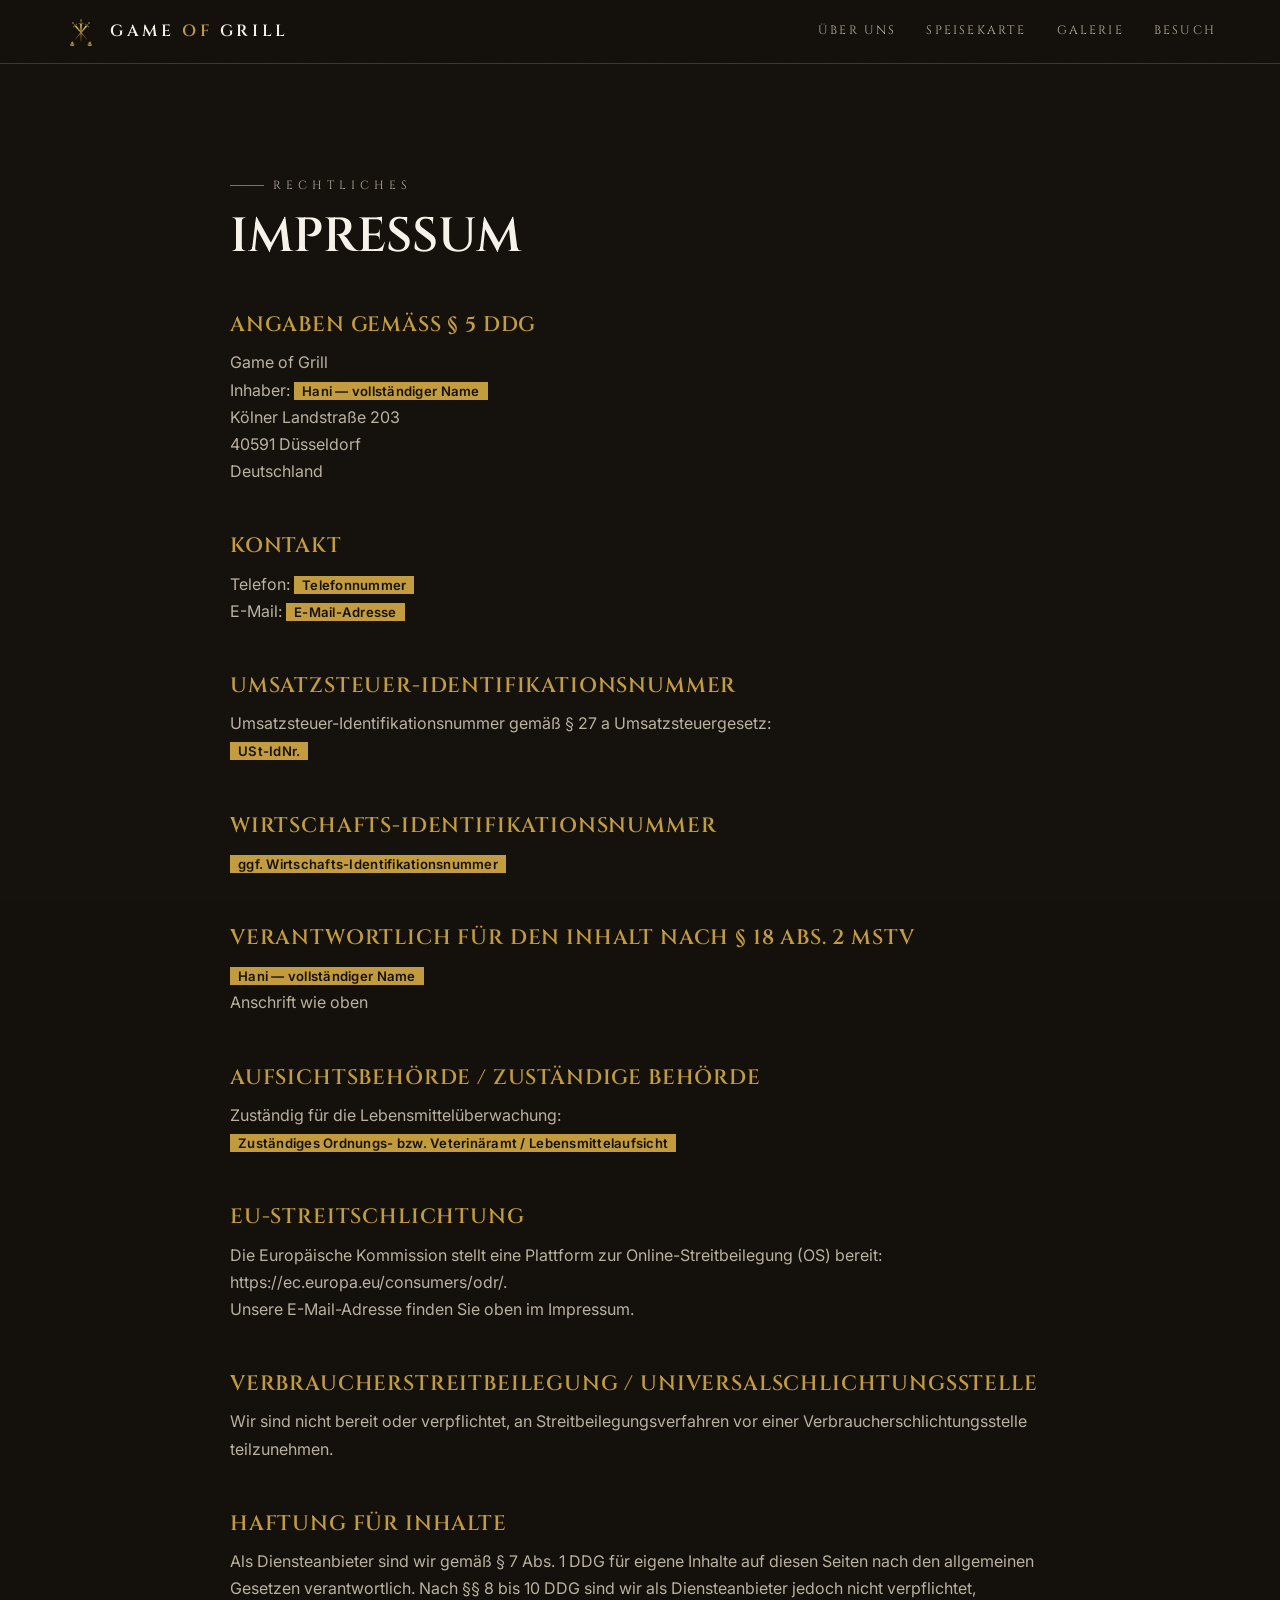
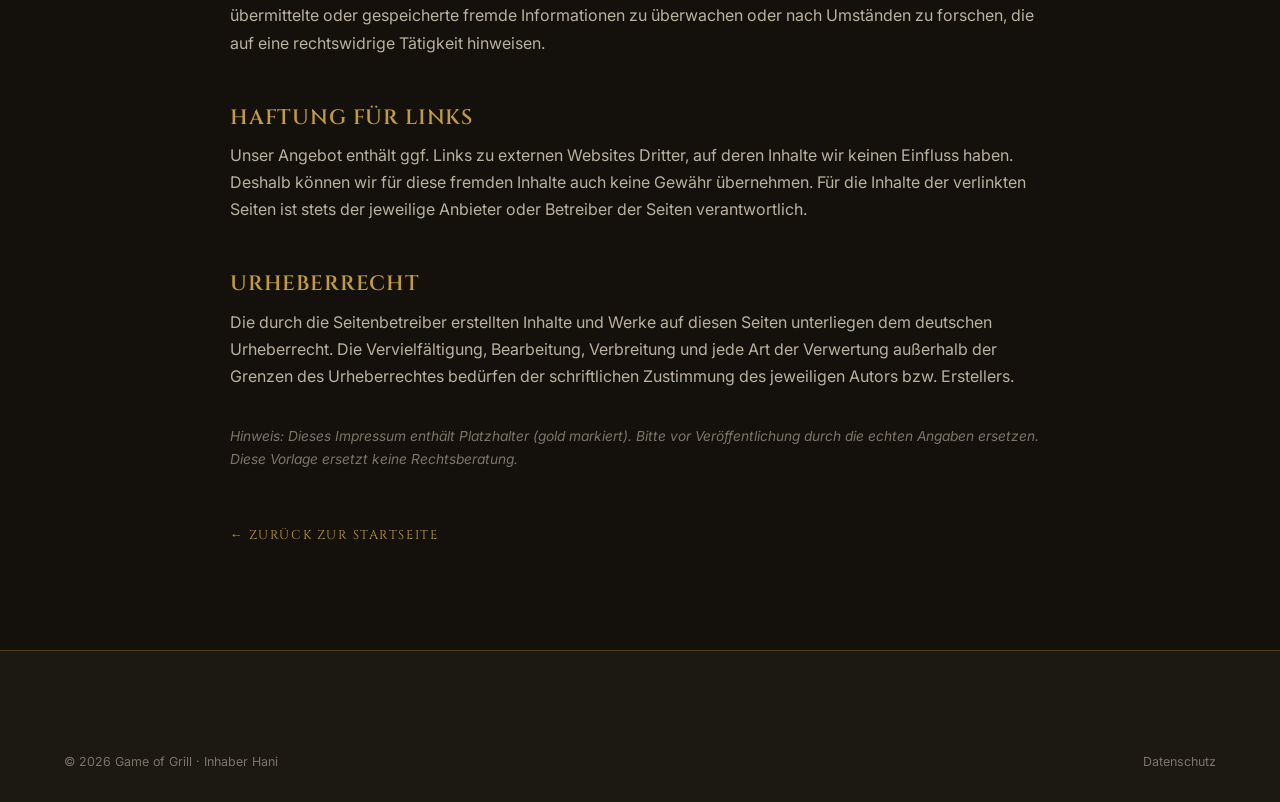
<file: impressum.html>
<!DOCTYPE html>
<html lang="de">
<head>
  <meta charset="UTF-8">
  <meta name="viewport" content="width=device-width, initial-scale=1.0">
  <title>Impressum — Game of Grill</title>
  <meta name="description" content="Impressum von Game of Grill – Anbieterkennzeichnung nach § 5 DDG.">
  <meta name="robots" content="noindex, follow">
  <link rel="icon" href="assets/favicon.svg" type="image/svg+xml">
  <link rel="preconnect" href="https://fonts.googleapis.com">
  <link rel="preconnect" href="https://fonts.gstatic.com" crossorigin>
  <link href="https://fonts.googleapis.com/css2?family=Cinzel:wght@500;600;700&family=Cormorant+Garamond:ital,wght@0,500;1,500&family=Inter:wght@400;500;600&display=swap" rel="stylesheet">
  <link rel="stylesheet" href="css/style.css">
</head>
<body>

<header class="nav" id="nav">
  <a class="nav__brand" href="index.html" aria-label="Game of Grill Startseite">
    <img src="assets/emblem.svg" alt="" width="34" style="display:block">
    <b>Game <span>of</span> Grill</b>
  </a>
  <nav class="nav__links" id="navLinks" aria-label="Hauptnavigation">
    <a href="index.html#ueber">Über uns</a>
    <a href="speisekarte.html">Speisekarte</a>
    <a href="index.html#galerie">Galerie</a>
    <a href="index.html#besuch">Besuch</a>
  </nav>
  <button class="nav__burger" id="burger" aria-label="Menü öffnen" aria-expanded="false" aria-controls="navLinks">
    <span></span><span></span><span></span>
  </button>
</header>

<main class="legal">
  <div class="wrap">
    <p class="eyebrow">Rechtliches</p>
    <h1>Impressum</h1>

    <h2>Angaben gemäß § 5 DDG</h2>
    <p>
      Game of Grill<br>
      Inhaber: <span class="placeholder">Hani — vollständiger Name</span><br>
      Kölner Landstraße 203<br>
      40591 Düsseldorf<br>
      Deutschland
    </p>

    <h2>Kontakt</h2>
    <p>
      Telefon: <span class="placeholder">Telefonnummer</span><br>
      E-Mail: <span class="placeholder">E-Mail-Adresse</span>
    </p>

    <h2>Umsatzsteuer-Identifikationsnummer</h2>
    <p>
      Umsatzsteuer-Identifikationsnummer gemäß § 27&nbsp;a Umsatzsteuergesetz:<br>
      <span class="placeholder">USt-IdNr.</span>
    </p>

    <h2>Wirtschafts-Identifikationsnummer</h2>
    <p><span class="placeholder">ggf. Wirtschafts-Identifikationsnummer</span></p>

    <h2>Verantwortlich für den Inhalt nach § 18 Abs. 2 MStV</h2>
    <p>
      <span class="placeholder">Hani — vollständiger Name</span><br>
      Anschrift wie oben
    </p>

    <h2>Aufsichtsbehörde / Zuständige Behörde</h2>
    <p>
      Zuständig für die Lebensmittelüberwachung:<br>
      <span class="placeholder">Zuständiges Ordnungs- bzw. Veterinäramt / Lebensmittelaufsicht</span>
    </p>

    <h2>EU-Streitschlichtung</h2>
    <p>
      Die Europäische Kommission stellt eine Plattform zur Online-Streitbeilegung (OS) bereit:
      <a href="https://ec.europa.eu/consumers/odr/" target="_blank" rel="noopener noreferrer">https://ec.europa.eu/consumers/odr/</a>.<br>
      Unsere E-Mail-Adresse finden Sie oben im Impressum.
    </p>

    <h2>Verbraucherstreitbeilegung / Universalschlichtungsstelle</h2>
    <p>Wir sind nicht bereit oder verpflichtet, an Streitbeilegungsverfahren vor einer Verbraucherschlichtungsstelle teilzunehmen.</p>

    <h2>Haftung für Inhalte</h2>
    <p>Als Diensteanbieter sind wir gemäß § 7 Abs. 1 DDG für eigene Inhalte auf diesen Seiten nach den allgemeinen Gesetzen verantwortlich. Nach §§ 8 bis 10 DDG sind wir als Diensteanbieter jedoch nicht verpflichtet, übermittelte oder gespeicherte fremde Informationen zu überwachen oder nach Umständen zu forschen, die auf eine rechtswidrige Tätigkeit hinweisen.</p>

    <h2>Haftung für Links</h2>
    <p>Unser Angebot enthält ggf. Links zu externen Websites Dritter, auf deren Inhalte wir keinen Einfluss haben. Deshalb können wir für diese fremden Inhalte auch keine Gewähr übernehmen. Für die Inhalte der verlinkten Seiten ist stets der jeweilige Anbieter oder Betreiber der Seiten verantwortlich.</p>

    <h2>Urheberrecht</h2>
    <p>Die durch die Seitenbetreiber erstellten Inhalte und Werke auf diesen Seiten unterliegen dem deutschen Urheberrecht. Die Vervielfältigung, Bearbeitung, Verbreitung und jede Art der Verwertung außerhalb der Grenzen des Urheberrechtes bedürfen der schriftlichen Zustimmung des jeweiligen Autors bzw. Erstellers.</p>

    <p style="margin-top:2.5em;color:var(--paper-mute);font-size:.86rem">
      <em>Hinweis: Dieses Impressum enthält Platzhalter (gold markiert). Bitte vor Veröffentlichung durch die echten Angaben ersetzen. Diese Vorlage ersetzt keine Rechtsberatung.</em>
    </p>

    <a class="back" href="index.html">&larr; Zurück zur Startseite</a>
  </div>
</main>

<footer class="footer">
  <div class="wrap">
    <div class="footer__base" style="border-top:0;margin-top:0">
      <span>&copy; <span id="year">2026</span> Game of Grill &middot; Inhaber Hani</span>
      <span><a href="datenschutz.html">Datenschutz</a></span>
    </div>
  </div>
</footer>

<script src="js/main.js"></script>
</body>
</html>
</file>
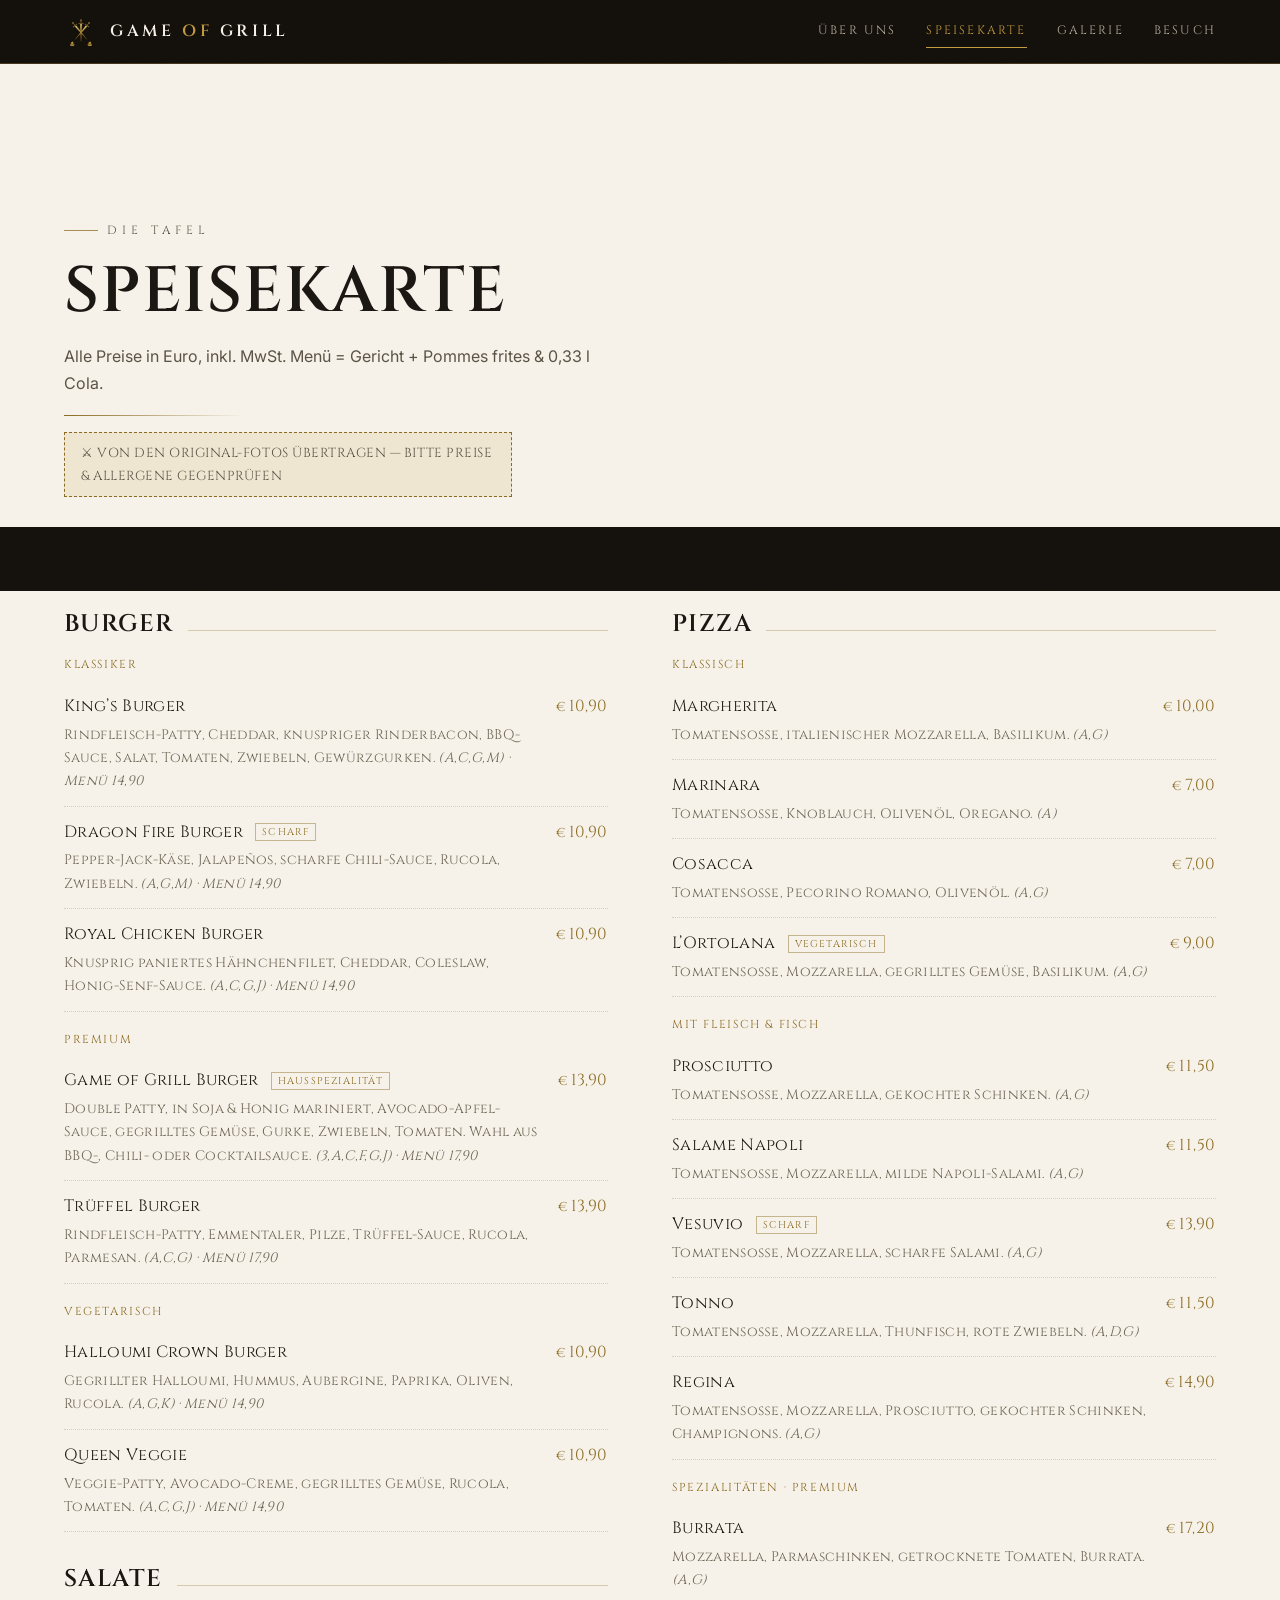
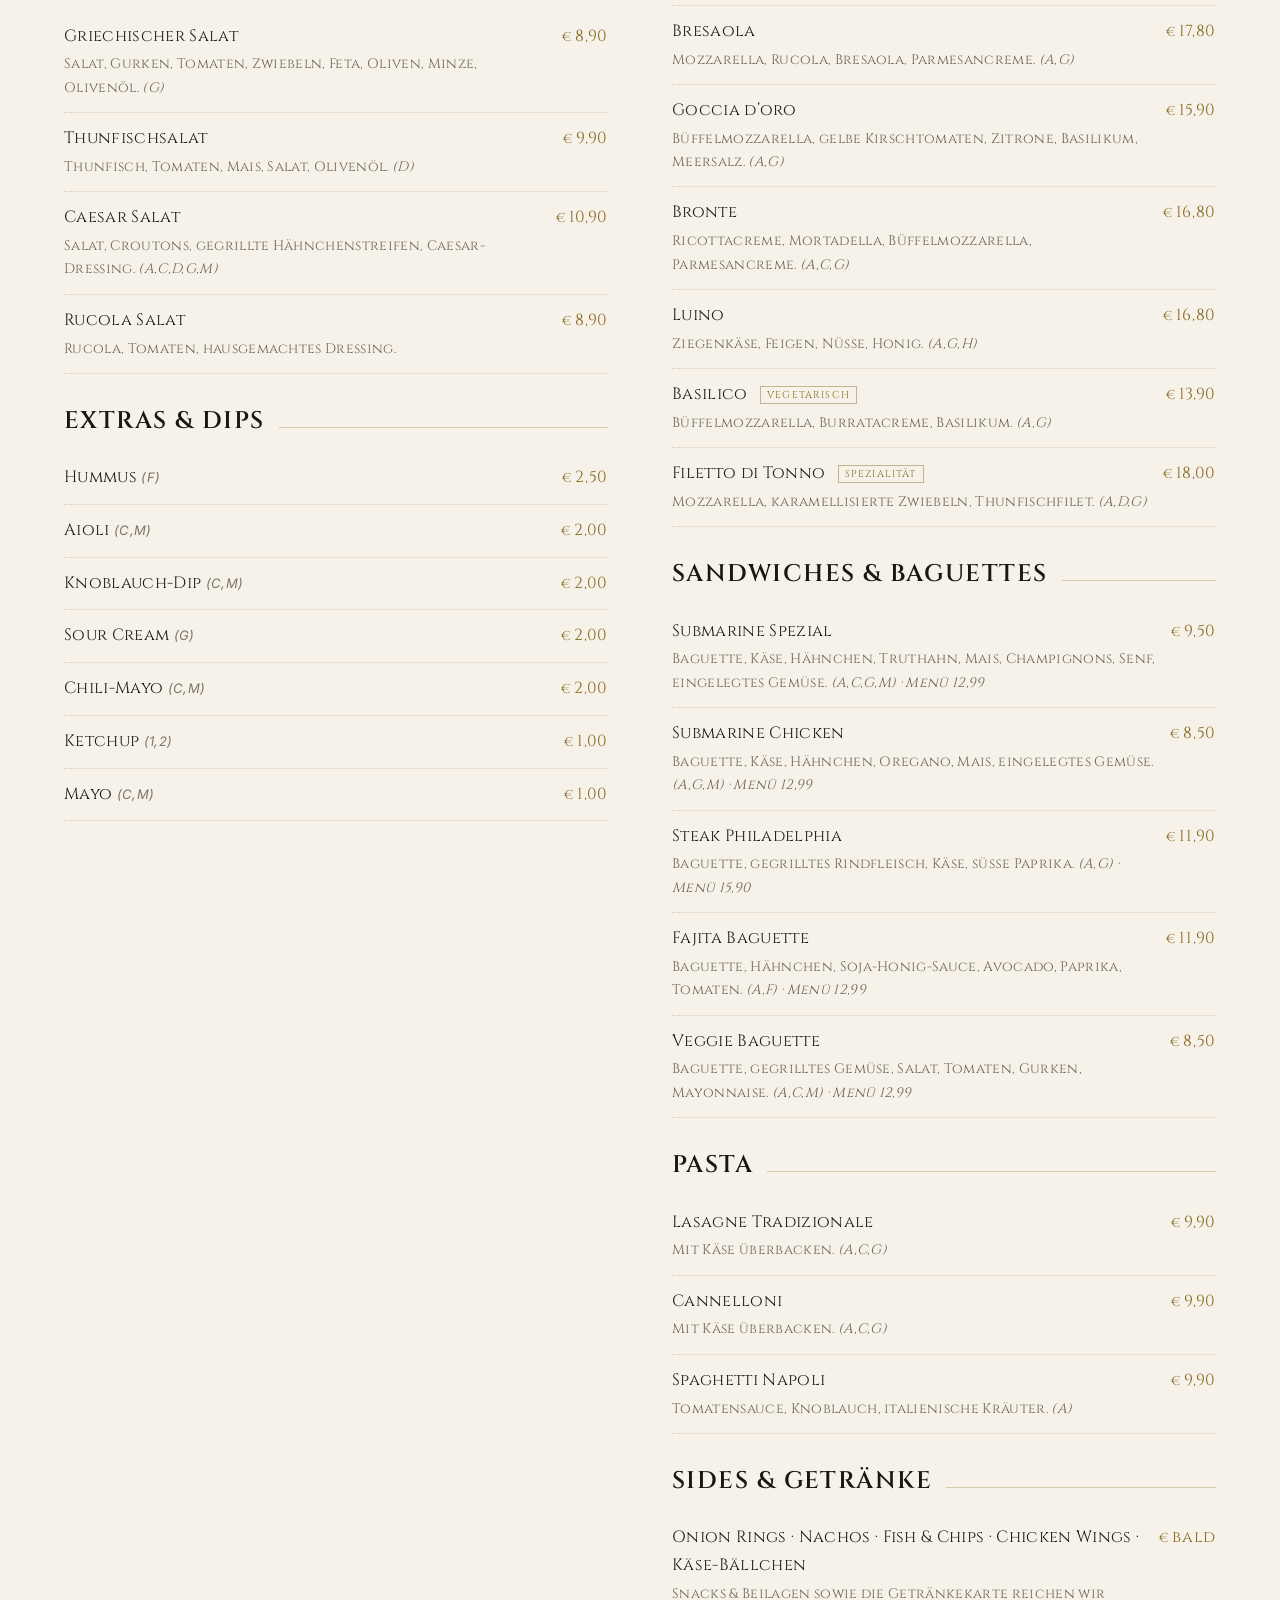
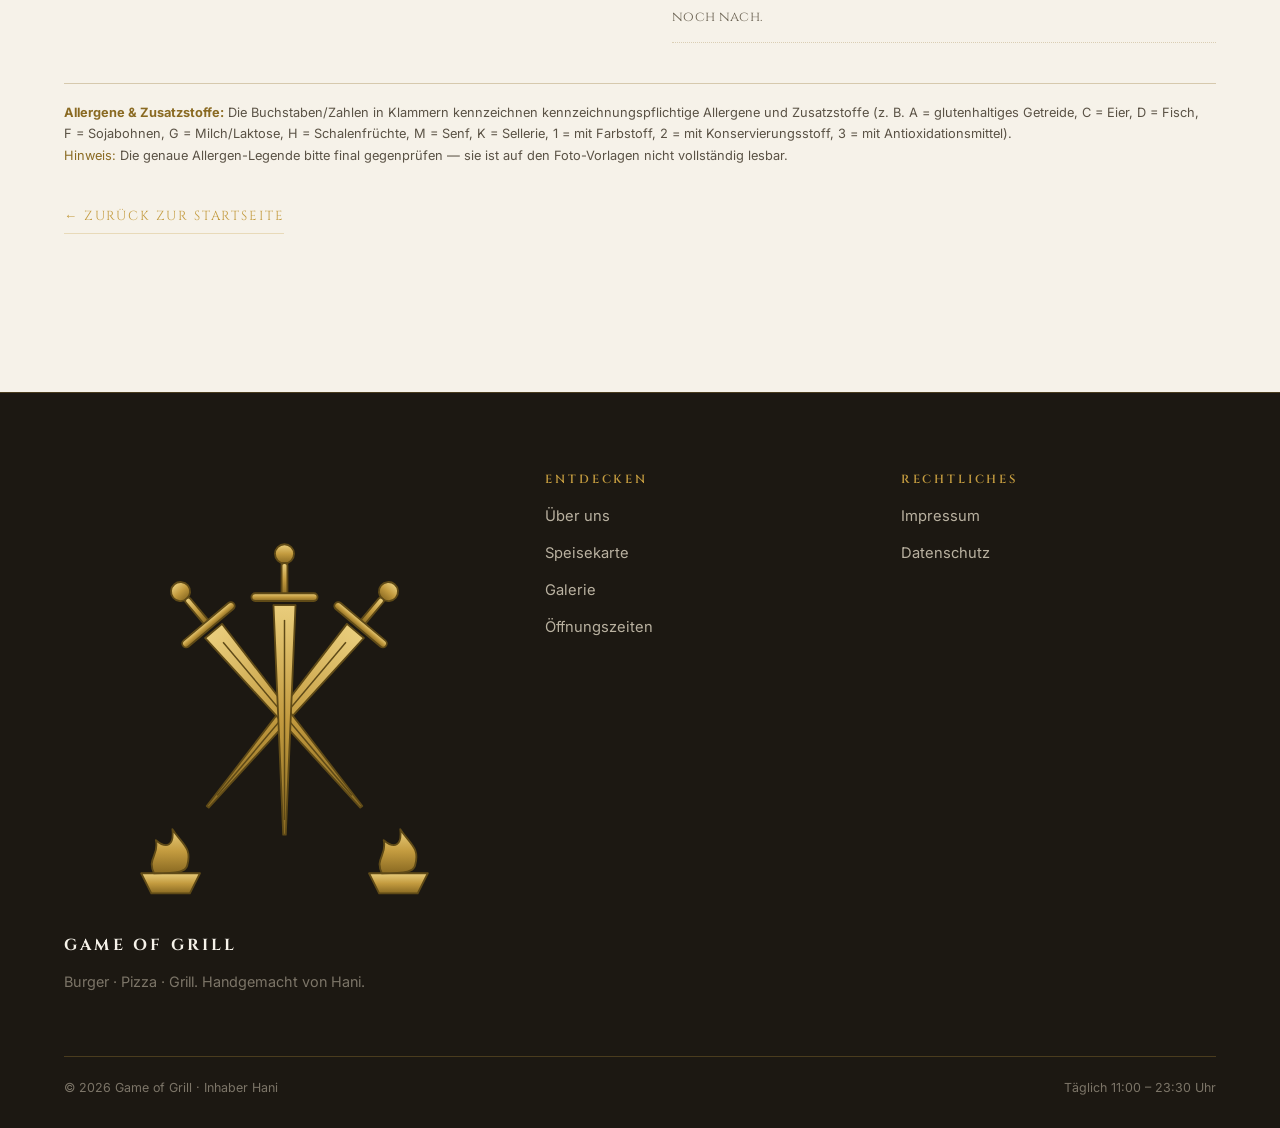
<file: speisekarte.html>
<!DOCTYPE html>
<html lang="de">
<head>
  <meta charset="UTF-8">
  <meta name="viewport" content="width=device-width, initial-scale=1.0">
  <title>Speisekarte — Game of Grill | Burger, Pizza, Pasta &amp; mehr</title>
  <meta name="description" content="Die Speisekarte von Game of Grill: Burger ab 10,90 €, Pizza ab 7,00 €, Sandwiches, Salate, Pasta und hausgemachte Dips. Täglich frisch.">
  <meta name="theme-color" content="#0c0b0a">
  <link rel="icon" href="assets/favicon.svg" type="image/svg+xml">
  <link rel="canonical" href="https://www.game-of-grill.de/speisekarte.html">
  <meta property="og:title" content="Speisekarte — Game of Grill">
  <meta property="og:description" content="Burger, Pizza, Sandwiches, Salate & Pasta – täglich frisch bei Game of Grill.">
  <meta property="og:image" content="images/pizza-fire.jpg">
  <link rel="preconnect" href="https://fonts.googleapis.com">
  <link rel="preconnect" href="https://fonts.gstatic.com" crossorigin>
  <link href="https://fonts.googleapis.com/css2?family=Cinzel:wght@500;600;700&family=Cormorant+Garamond:ital,wght@0,500;0,600;1,500&family=Inter:wght@400;500;600&display=swap" rel="stylesheet">
  <link rel="stylesheet" href="css/style.css">
</head>
<body>

<header class="nav" id="nav">
  <a class="nav__brand" href="index.html" aria-label="Game of Grill Startseite">
    <img src="assets/emblem.svg" alt="" width="34" style="display:block">
    <b>Game <span>of</span> Grill</b>
  </a>
  <nav class="nav__links" id="navLinks" aria-label="Hauptnavigation">
    <a href="index.html#ueber">Über uns</a>
    <a href="speisekarte.html" aria-current="page">Speisekarte</a>
    <a href="index.html#galerie">Galerie</a>
    <a href="index.html#besuch">Besuch</a>
  </nav>
  <button class="nav__burger" id="burger" aria-label="Menü öffnen" aria-expanded="false" aria-controls="navLinks">
    <span></span><span></span><span></span>
  </button>
</header>

<!-- Kopf -->
<section class="section section--paper" style="padding-bottom:0">
  <div class="wrap">
    <div class="section__head">
      <p class="eyebrow">Die Tafel</p>
      <h1 style="font-family:var(--serif);font-weight:600;font-size:clamp(2.4rem,6vw,4rem);text-transform:uppercase;letter-spacing:.02em">Speisekarte</h1>
      <p>Alle Preise in Euro, inkl. MwSt. Menü&nbsp;=&nbsp;Gericht + Pommes frites &amp; 0,33&nbsp;l Cola.</p>
      <div class="rule"></div>
      <p class="menu-note">⚔ Von den Original-Fotos übertragen &mdash; bitte Preise &amp; Allergene gegenprüfen</p>
    </div>
  </div>
</section>

<!-- Speisekarte -->
<section class="section section--paper" style="padding-top:20px">
  <div class="wrap">
    <div class="menu">

      <!-- Spalte 1 -->
      <div class="menu__col">

        <div class="menu__cat"><h3>Burger</h3><span class="ln"></span></div>
        <p style="color:var(--gold-deep);font-family:var(--serif);letter-spacing:.14em;text-transform:uppercase;font-size:.72rem;margin:0 0 6px">Klassiker</p>
        <div class="dish"><div class="dish__name">King&rsquo;s Burger
          <p class="dish__desc">Rindfleisch-Patty, Cheddar, knuspriger Rinderbacon, BBQ-Sauce, Salat, Tomaten, Zwiebeln, Gewürzgurken. <em>(A,C,G,M) · Menü 14,90</em></p></div><div class="dish__price">10,90</div></div>
        <div class="dish"><div class="dish__name">Dragon Fire Burger <span class="flag">scharf</span>
          <p class="dish__desc">Pepper-Jack-Käse, Jalapeños, scharfe Chili-Sauce, Rucola, Zwiebeln. <em>(A,G,M) · Menü 14,90</em></p></div><div class="dish__price">10,90</div></div>
        <div class="dish"><div class="dish__name">Royal Chicken Burger
          <p class="dish__desc">Knusprig paniertes Hähnchenfilet, Cheddar, Coleslaw, Honig-Senf-Sauce. <em>(A,C,G,J) · Menü 14,90</em></p></div><div class="dish__price">10,90</div></div>

        <p style="color:var(--gold-deep);font-family:var(--serif);letter-spacing:.14em;text-transform:uppercase;font-size:.72rem;margin:18px 0 6px">Premium</p>
        <div class="dish"><div class="dish__name">Game of Grill Burger <span class="flag">Hausspezialität</span>
          <p class="dish__desc">Double Patty, in Soja &amp; Honig mariniert, Avocado-Apfel-Sauce, gegrilltes Gemüse, Gurke, Zwiebeln, Tomaten. Wahl aus BBQ-, Chili- oder Cocktailsauce. <em>(3,A,C,F,G,J) · Menü 17,90</em></p></div><div class="dish__price">13,90</div></div>
        <div class="dish"><div class="dish__name">Trüffel Burger
          <p class="dish__desc">Rindfleisch-Patty, Emmentaler, Pilze, Trüffel-Sauce, Rucola, Parmesan. <em>(A,C,G) · Menü 17,90</em></p></div><div class="dish__price">13,90</div></div>

        <p style="color:var(--gold-deep);font-family:var(--serif);letter-spacing:.14em;text-transform:uppercase;font-size:.72rem;margin:18px 0 6px">Vegetarisch</p>
        <div class="dish"><div class="dish__name">Halloumi Crown Burger
          <p class="dish__desc">Gegrillter Halloumi, Hummus, Aubergine, Paprika, Oliven, Rucola. <em>(A,G,K) · Menü 14,90</em></p></div><div class="dish__price">10,90</div></div>
        <div class="dish"><div class="dish__name">Queen Veggie
          <p class="dish__desc">Veggie-Patty, Avocado-Creme, gegrilltes Gemüse, Rucola, Tomaten. <em>(A,C,G,J) · Menü 14,90</em></p></div><div class="dish__price">10,90</div></div>

        <div class="menu__cat"><h3>Salate</h3><span class="ln"></span></div>
        <div class="dish"><div class="dish__name">Griechischer Salat
          <p class="dish__desc">Salat, Gurken, Tomaten, Zwiebeln, Feta, Oliven, Minze, Olivenöl. <em>(G)</em></p></div><div class="dish__price">8,90</div></div>
        <div class="dish"><div class="dish__name">Thunfischsalat
          <p class="dish__desc">Thunfisch, Tomaten, Mais, Salat, Olivenöl. <em>(D)</em></p></div><div class="dish__price">9,90</div></div>
        <div class="dish"><div class="dish__name">Caesar Salat
          <p class="dish__desc">Salat, Croutons, gegrillte Hähnchenstreifen, Caesar-Dressing. <em>(A,C,D,G,M)</em></p></div><div class="dish__price">10,90</div></div>
        <div class="dish"><div class="dish__name">Rucola Salat
          <p class="dish__desc">Rucola, Tomaten, hausgemachtes Dressing.</p></div><div class="dish__price">8,90</div></div>

        <div class="menu__cat"><h3>Extras &amp; Dips</h3><span class="ln"></span></div>
        <div class="dish"><div class="dish__name">Hummus <em style="color:var(--paper-mute);font-family:var(--sans);font-size:.8em">(F)</em></div><div class="dish__price">2,50</div></div>
        <div class="dish"><div class="dish__name">Aioli <em style="color:var(--paper-mute);font-family:var(--sans);font-size:.8em">(C,M)</em></div><div class="dish__price">2,00</div></div>
        <div class="dish"><div class="dish__name">Knoblauch-Dip <em style="color:var(--paper-mute);font-family:var(--sans);font-size:.8em">(C,M)</em></div><div class="dish__price">2,00</div></div>
        <div class="dish"><div class="dish__name">Sour Cream <em style="color:var(--paper-mute);font-family:var(--sans);font-size:.8em">(G)</em></div><div class="dish__price">2,00</div></div>
        <div class="dish"><div class="dish__name">Chili-Mayo <em style="color:var(--paper-mute);font-family:var(--sans);font-size:.8em">(C,M)</em></div><div class="dish__price">2,00</div></div>
        <div class="dish"><div class="dish__name">Ketchup <em style="color:var(--paper-mute);font-family:var(--sans);font-size:.8em">(1,2)</em></div><div class="dish__price">1,00</div></div>
        <div class="dish"><div class="dish__name">Mayo <em style="color:var(--paper-mute);font-family:var(--sans);font-size:.8em">(C,M)</em></div><div class="dish__price">1,00</div></div>
      </div>

      <!-- Spalte 2 -->
      <div class="menu__col">

        <div class="menu__cat"><h3>Pizza</h3><span class="ln"></span></div>
        <p style="color:var(--gold-deep);font-family:var(--serif);letter-spacing:.14em;text-transform:uppercase;font-size:.72rem;margin:0 0 6px">Klassisch</p>
        <div class="dish"><div class="dish__name">Margherita
          <p class="dish__desc">Tomatensoße, italienischer Mozzarella, Basilikum. <em>(A,G)</em></p></div><div class="dish__price">10,00</div></div>
        <div class="dish"><div class="dish__name">Marinara
          <p class="dish__desc">Tomatensoße, Knoblauch, Olivenöl, Oregano. <em>(A)</em></p></div><div class="dish__price">7,00</div></div>
        <div class="dish"><div class="dish__name">Cosacca
          <p class="dish__desc">Tomatensoße, Pecorino Romano, Olivenöl. <em>(A,G)</em></p></div><div class="dish__price">7,00</div></div>
        <div class="dish"><div class="dish__name">L&rsquo;Ortolana <span class="flag">vegetarisch</span>
          <p class="dish__desc">Tomatensoße, Mozzarella, gegrilltes Gemüse, Basilikum. <em>(A,G)</em></p></div><div class="dish__price">9,00</div></div>

        <p style="color:var(--gold-deep);font-family:var(--serif);letter-spacing:.14em;text-transform:uppercase;font-size:.72rem;margin:18px 0 6px">Mit Fleisch &amp; Fisch</p>
        <div class="dish"><div class="dish__name">Prosciutto
          <p class="dish__desc">Tomatensoße, Mozzarella, gekochter Schinken. <em>(A,G)</em></p></div><div class="dish__price">11,50</div></div>
        <div class="dish"><div class="dish__name">Salame Napoli
          <p class="dish__desc">Tomatensoße, Mozzarella, milde Napoli-Salami. <em>(A,G)</em></p></div><div class="dish__price">11,50</div></div>
        <div class="dish"><div class="dish__name">Vesuvio <span class="flag">scharf</span>
          <p class="dish__desc">Tomatensoße, Mozzarella, scharfe Salami. <em>(A,G)</em></p></div><div class="dish__price">13,90</div></div>
        <div class="dish"><div class="dish__name">Tonno
          <p class="dish__desc">Tomatensoße, Mozzarella, Thunfisch, rote Zwiebeln. <em>(A,D,G)</em></p></div><div class="dish__price">11,50</div></div>
        <div class="dish"><div class="dish__name">Regina
          <p class="dish__desc">Tomatensoße, Mozzarella, Prosciutto, gekochter Schinken, Champignons. <em>(A,G)</em></p></div><div class="dish__price">14,90</div></div>

        <p style="color:var(--gold-deep);font-family:var(--serif);letter-spacing:.14em;text-transform:uppercase;font-size:.72rem;margin:18px 0 6px">Spezialitäten &middot; Premium</p>
        <div class="dish"><div class="dish__name">Burrata
          <p class="dish__desc">Mozzarella, Parmaschinken, getrocknete Tomaten, Burrata. <em>(A,G)</em></p></div><div class="dish__price">17,20</div></div>
        <div class="dish"><div class="dish__name">Bresaola
          <p class="dish__desc">Mozzarella, Rucola, Bresaola, Parmesancreme. <em>(A,G)</em></p></div><div class="dish__price">17,80</div></div>
        <div class="dish"><div class="dish__name">Goccia d&rsquo;oro
          <p class="dish__desc">Büffelmozzarella, gelbe Kirschtomaten, Zitrone, Basilikum, Meersalz. <em>(A,G)</em></p></div><div class="dish__price">15,90</div></div>
        <div class="dish"><div class="dish__name">Bronte
          <p class="dish__desc">Ricottacreme, Mortadella, Büffelmozzarella, Parmesancreme. <em>(A,C,G)</em></p></div><div class="dish__price">16,80</div></div>
        <div class="dish"><div class="dish__name">Luino
          <p class="dish__desc">Ziegenkäse, Feigen, Nüsse, Honig. <em>(A,G,H)</em></p></div><div class="dish__price">16,80</div></div>
        <div class="dish"><div class="dish__name">Basilico <span class="flag">vegetarisch</span>
          <p class="dish__desc">Büffelmozzarella, Burratacreme, Basilikum. <em>(A,G)</em></p></div><div class="dish__price">13,90</div></div>
        <div class="dish"><div class="dish__name">Filetto di Tonno <span class="flag">Spezialität</span>
          <p class="dish__desc">Mozzarella, karamellisierte Zwiebeln, Thunfischfilet. <em>(A,D,G)</em></p></div><div class="dish__price">18,00</div></div>

        <div class="menu__cat"><h3>Sandwiches &amp; Baguettes</h3><span class="ln"></span></div>
        <div class="dish"><div class="dish__name">Submarine Spezial
          <p class="dish__desc">Baguette, Käse, Hähnchen, Truthahn, Mais, Champignons, Senf, eingelegtes Gemüse. <em>(A,C,G,M) · Menü 12,99</em></p></div><div class="dish__price">9,50</div></div>
        <div class="dish"><div class="dish__name">Submarine Chicken
          <p class="dish__desc">Baguette, Käse, Hähnchen, Oregano, Mais, eingelegtes Gemüse. <em>(A,G,M) · Menü 12,99</em></p></div><div class="dish__price">8,50</div></div>
        <div class="dish"><div class="dish__name">Steak Philadelphia
          <p class="dish__desc">Baguette, gegrilltes Rindfleisch, Käse, süße Paprika. <em>(A,G) · Menü 15,90</em></p></div><div class="dish__price">11,90</div></div>
        <div class="dish"><div class="dish__name">Fajita Baguette
          <p class="dish__desc">Baguette, Hähnchen, Soja-Honig-Sauce, Avocado, Paprika, Tomaten. <em>(A,F) · Menü 12,99</em></p></div><div class="dish__price">11,90</div></div>
        <div class="dish"><div class="dish__name">Veggie Baguette
          <p class="dish__desc">Baguette, gegrilltes Gemüse, Salat, Tomaten, Gurken, Mayonnaise. <em>(A,C,M) · Menü 12,99</em></p></div><div class="dish__price">8,50</div></div>

        <div class="menu__cat"><h3>Pasta</h3><span class="ln"></span></div>
        <div class="dish"><div class="dish__name">Lasagne Tradizionale
          <p class="dish__desc">Mit Käse überbacken. <em>(A,C,G)</em></p></div><div class="dish__price">9,90</div></div>
        <div class="dish"><div class="dish__name">Cannelloni
          <p class="dish__desc">Mit Käse überbacken. <em>(A,C,G)</em></p></div><div class="dish__price">9,90</div></div>
        <div class="dish"><div class="dish__name">Spaghetti Napoli
          <p class="dish__desc">Tomatensauce, Knoblauch, italienische Kräuter. <em>(A)</em></p></div><div class="dish__price">9,90</div></div>

        <div class="menu__cat"><h3>Sides &amp; Getränke</h3><span class="ln"></span></div>
        <div class="dish"><div class="dish__name">Onion Rings &middot; Nachos &middot; Fish &amp; Chips &middot; Chicken Wings &middot; Käse-Bällchen
          <p class="dish__desc">Snacks &amp; Beilagen sowie die Getränkekarte reichen wir noch nach.</p></div><div class="dish__price" style="color:var(--gold-deep)">bald</div></div>
      </div>

    </div>

    <div class="legend">
      <p><b>Allergene &amp; Zusatzstoffe:</b> Die Buchstaben/Zahlen in Klammern kennzeichnen kennzeichnungspflichtige Allergene und Zusatzstoffe (z.&nbsp;B. A&nbsp;=&nbsp;glutenhaltiges Getreide, C&nbsp;=&nbsp;Eier, D&nbsp;=&nbsp;Fisch, F&nbsp;=&nbsp;Sojabohnen, G&nbsp;=&nbsp;Milch/Laktose, H&nbsp;=&nbsp;Schalenfrüchte, M&nbsp;=&nbsp;Senf, K&nbsp;=&nbsp;Sellerie, 1&nbsp;=&nbsp;mit Farbstoff, 2&nbsp;=&nbsp;mit Konservierungsstoff, 3&nbsp;=&nbsp;mit Antioxidationsmittel).
      <br><span style="color:var(--gold-deep)">Hinweis:</span> Die genaue Allergen-Legende bitte final gegenprüfen &mdash; sie ist auf den Foto-Vorlagen nicht vollständig lesbar.</p>
    </div>

    <p style="margin-top:34px">
      <a href="index.html" class="more-link">&larr; Zurück zur Startseite</a>
    </p>
  </div>
</section>

<footer class="footer">
  <div class="wrap">
    <div class="footer__grid">
      <div class="footer__brand">
        <img src="assets/emblem.svg" alt="Game of Grill Wappen">
        <b>Game of Grill</b>
        <p>Burger &middot; Pizza &middot; Grill. Handgemacht von Hani.</p>
      </div>
      <div>
        <h4>Entdecken</h4>
        <ul>
          <li><a href="index.html#ueber">Über uns</a></li>
          <li><a href="speisekarte.html">Speisekarte</a></li>
          <li><a href="index.html#galerie">Galerie</a></li>
          <li><a href="index.html#besuch">Öffnungszeiten</a></li>
        </ul>
      </div>
      <div>
        <h4>Rechtliches</h4>
        <ul>
          <li><a href="impressum.html">Impressum</a></li>
          <li><a href="datenschutz.html">Datenschutz</a></li>
        </ul>
      </div>
    </div>
    <div class="footer__base">
      <span>&copy; <span id="year">2026</span> Game of Grill &middot; Inhaber Hani</span>
      <span>Täglich 11:00 &ndash; 23:30 Uhr</span>
    </div>
  </div>
</footer>

<script src="js/main.js"></script>
</body>
</html>
</file>
<file: css/style.css>
/* ============================================================
   GAME OF GRILL — Design System
   Schwarz · Off-White · Dunkelgold. Heraldik trifft Street Food.
   Bewusst gegen den generischen "KI-Look": schräge Schnitte,
   Gravur-Linien, Ledger-Speisekarte statt Card-Grid.
   ============================================================ */

:root {
  --ink:        #14110c;
  --ink-2:      #1c1812;
  --ink-3:      #26211a;
  --paper:      #f6f2e9;
  --paper-2:    #efe8d9;
  --paper-ink:  #26221b;
  --paper-mut2: #5a5245;
  --paper-dim:  #b9b1a0;
  --paper-mute: #7c7568;
  --gold:       #c39b3f;
  --gold-hi:    #e6c874;
  --gold-deep:  #8a6a22;
  --gold-soft:  rgba(195,155,63,.14);
  --line:       rgba(195,155,63,.28);

  --serif:  "Cinzel", "Trajan Pro", Georgia, serif;
  --editor: "Cormorant Garamond", Georgia, serif;
  --sans:   "Inter", system-ui, -apple-system, "Segoe UI", sans-serif;

  --wrap: 1180px;
  --gutter: clamp(20px, 5vw, 68px);
}

/* ---------- Reset-ish ---------- */
*, *::before, *::after { box-sizing: border-box; }
html { scroll-behavior: smooth; -webkit-text-size-adjust: 100%; }
body {
  margin: 0;
  background: var(--ink);
  color: var(--paper);
  font-family: var(--sans);
  font-size: clamp(16px, 1.05vw, 18px);
  line-height: 1.7;
  font-weight: 400;
  overflow-x: hidden;
  -webkit-font-smoothing: antialiased;
}
img { max-width: 100%; display: block; }
a { color: inherit; text-decoration: none; }
h1, h2, h3, h4 { font-family: var(--serif); font-weight: 600; line-height: 1.1; margin: 0; }
p { margin: 0 0 1.1em; }

/* subtile Körnung gegen die "flache CSS-Fläche" */
body::before {
  content: "";
  position: fixed; inset: 0;
  pointer-events: none; z-index: 9999;
  opacity: .05; mix-blend-mode: overlay;
  background-image: url("data:image/svg+xml;utf8,<svg xmlns='http://www.w3.org/2000/svg' width='140' height='140'><filter id='n'><feTurbulence type='fractalNoise' baseFrequency='0.9' numOctaves='2'/></filter><rect width='100%25' height='100%25' filter='url(%23n)'/></svg>");
}

.wrap { width: min(var(--wrap), 100% - var(--gutter) * 2); margin-inline: auto; }
.eyebrow {
  font-family: var(--serif);
  font-size: .74rem; letter-spacing: .42em; text-transform: uppercase;
  color: var(--gold); margin: 0 0 1rem;
  display: inline-flex; align-items: center; gap: .8em;
}
.eyebrow::before { content: ""; width: 34px; height: 1px; background: var(--gold); opacity: .7; }
.roman { color: var(--gold-deep); font-family: var(--serif); letter-spacing: .1em; }

/* schräge Trenner / Kanten */
.cut-top    { clip-path: polygon(0 3.2vw, 100% 0, 100% 100%, 0 100%); }
.cut-bottom { clip-path: polygon(0 0, 100% 0, 100% calc(100% - 3.2vw), 0 100%); }

/* ============================================================
   NAV
   ============================================================ */
.nav {
  position: sticky; top: 0; z-index: 100;
  display: flex; align-items: center; justify-content: space-between;
  padding: 14px var(--gutter);
  background: color-mix(in srgb, var(--ink) 82%, transparent);
  backdrop-filter: blur(9px);
  border-bottom: 1px solid var(--line);
  transition: padding .3s ease, background .3s ease;
}
.nav.shrunk { padding-block: 8px; background: color-mix(in srgb, var(--ink) 94%, transparent); }
.nav__brand { display: flex; align-items: center; gap: 12px; }
.nav__brand svg { width: 34px; height: auto; filter: drop-shadow(0 0 10px rgba(195,155,63,.25)); }
.nav__brand b {
  font-family: var(--serif); font-weight: 600; font-size: 1.02rem;
  letter-spacing: .22em; text-transform: uppercase;
}
.nav__brand span { color: var(--gold); }
.nav__links { display: flex; gap: 30px; align-items: center; }
.nav__links a {
  font-family: var(--serif); font-size: .76rem; letter-spacing: .18em;
  text-transform: uppercase; color: var(--paper-dim);
  position: relative; padding: 4px 0; transition: color .25s;
}
.nav__links a::after {
  content: ""; position: absolute; left: 0; bottom: -2px; height: 1px; width: 0;
  background: var(--gold); transition: width .3s ease;
}
.nav__links a:hover { color: var(--paper); }
.nav__links a:hover::after, .nav__links a[aria-current="page"]::after { width: 100%; }
.nav__links a[aria-current="page"] { color: var(--gold); }
.nav__burger { display: none; background: none; border: 0; cursor: pointer; padding: 6px; }
.nav__burger span { display: block; width: 26px; height: 2px; background: var(--gold); margin: 5px 0; transition: .3s; }

/* ============================================================
   HERO — animierte Motion-Graphic
   ============================================================ */
.hero {
  position: relative; min-height: 92vh; display: grid; align-items: center;
  padding: 8vh var(--gutter) 12vh;
  overflow: hidden;
  background:
    radial-gradient(120% 80% at 78% 18%, rgba(195,155,63,.16), transparent 55%),
    linear-gradient(180deg, var(--ink-2), var(--ink));
}
.hero__grid-lines {
  position: absolute; inset: 0; pointer-events: none; opacity: .5;
  background-image:
    linear-gradient(var(--line) 1px, transparent 1px),
    linear-gradient(90deg, var(--line) 1px, transparent 1px);
  background-size: 100% 88px, 88px 100%;
  -webkit-mask-image: radial-gradient(120% 90% at 70% 30%, #000 25%, transparent 72%);
          mask-image: radial-gradient(120% 90% at 70% 30%, #000 25%, transparent 72%);
}
.hero__inner { position: relative; z-index: 3; display: grid; grid-template-columns: 1.15fr .85fr; gap: 4vw; align-items: center; width: min(var(--wrap), 100% - 0px); margin-inline: auto; }
.hero__kicker { color: var(--gold); letter-spacing: .5em; }
.hero h1 {
  font-size: clamp(3rem, 8.5vw, 7rem);
  letter-spacing: .02em; text-transform: uppercase;
  margin: .1em 0 .3em; line-height: .92;
}
.hero h1 .of { display: block; font-family: var(--editor); font-style: italic; font-weight: 500;
  text-transform: lowercase; font-size: .42em; letter-spacing: .04em; color: var(--gold); margin: .08em 0; }
.hero h1 .fill { color: transparent; -webkit-text-stroke: 1.4px var(--gold); text-stroke: 1.4px var(--gold); }
.hero__lede { max-width: 46ch; color: var(--paper-dim); font-size: 1.08rem; }
.hero__meta { display: flex; gap: 26px; margin-top: 2rem; flex-wrap: wrap; }
.hero__meta div { border-left: 1px solid var(--line); padding-left: 14px; }
.hero__meta dt { font-family: var(--serif); font-size: .66rem; letter-spacing: .22em; text-transform: uppercase; color: var(--gold); }
.hero__meta dd { margin: 2px 0 0; font-size: .92rem; color: var(--paper); }

/* animiertes Wappen + Ember-Canvas */
.hero__crest { position: relative; justify-self: center; width: min(360px, 74vw); aspect-ratio: 3/3.6; }
.hero__crest svg { position: relative; z-index: 2; width: 100%; height: 100%; overflow: visible;
  filter: drop-shadow(0 0 26px rgba(195,155,63,.28)); }
.hero__crest canvas { position: absolute; inset: -14% -8% auto -8%; width: 116%; height: 130%; z-index: 1; }
.hero__crest::after { /* Glut-Schein hinter Flamme */
  content: ""; position: absolute; left: 50%; top: 58%; width: 46%; aspect-ratio: 1;
  transform: translate(-50%,-50%);
  background: radial-gradient(circle, rgba(230,150,45,.55), transparent 68%);
  filter: blur(10px); z-index: 0; animation: emberGlow 2.6s ease-in-out infinite;
}
@keyframes emberGlow { 0%,100% { opacity: .55; transform: translate(-50%,-50%) scale(1); } 50% { opacity: .9; transform: translate(-50%,-52%) scale(1.12); } }

/* Stroke-Reveal des Wappens */
.crest-draw path, .crest-draw line, .crest-draw circle { }
.crest-draw .stroke {
  stroke-dasharray: var(--len, 600); stroke-dashoffset: var(--len, 600);
  animation: drawIn 1.5s cubic-bezier(.7,0,.3,1) forwards;
}
@keyframes drawIn { to { stroke-dashoffset: 0; } }
.crest-draw .fade { opacity: 0; animation: fadeUp .9s ease forwards; }
@keyframes fadeUp { to { opacity: 1; } }
.flame-flicker { transform-origin: 50% 90%; animation: flicker 1.7s ease-in-out infinite; }
@keyframes flicker {
  0%,100% { transform: scaleY(1) scaleX(1) skewX(0deg); }
  25% { transform: scaleY(1.05) scaleX(.98) skewX(-1.5deg); }
  60% { transform: scaleY(.96) scaleX(1.03) skewX(1.5deg); }
}

.scroll-cue { position: absolute; bottom: 22px; left: 50%; transform: translateX(-50%); z-index: 4;
  font-family: var(--serif); font-size: .64rem; letter-spacing: .3em; text-transform: uppercase; color: var(--paper-mute);
  display: flex; flex-direction: column; align-items: center; gap: 8px; }
.scroll-cue span { width: 1px; height: 40px; background: linear-gradient(var(--gold), transparent); animation: cueDrop 1.8s ease-in-out infinite; }
@keyframes cueDrop { 0%,100% { transform: scaleY(.5); opacity: .4; transform-origin: top; } 50% { transform: scaleY(1); opacity: 1; transform-origin: top; } }

/* ============================================================
   Laufband / Marquee-Banner
   ============================================================ */
.marquee { background: var(--gold); color: var(--ink); overflow: hidden; border-block: 1px solid var(--gold-deep); }
.marquee__track { display: flex; gap: 3rem; white-space: nowrap; padding: 11px 0;
  font-family: var(--serif); font-size: .8rem; letter-spacing: .28em; text-transform: uppercase;
  animation: slide 32s linear infinite; will-change: transform; }
.marquee__track span { display: inline-flex; align-items: center; gap: 3rem; }
.marquee__track span::after { content: "✦"; color: var(--gold-deep); }
@keyframes slide { from { transform: translateX(0); } to { transform: translateX(-50%); } }

/* ============================================================
   Sektionen allgemein
   ============================================================ */
.section { padding: clamp(70px, 11vw, 140px) 0; position: relative; }
.section--ink2 { background: var(--ink-2); }
.section__head { max-width: 720px; margin-bottom: clamp(36px, 6vw, 64px); }
.section__head h2 { font-size: clamp(2rem, 4.6vw, 3.4rem); text-transform: uppercase; letter-spacing: .02em; }
.section__head p { color: var(--paper-dim); margin-top: 1rem; max-width: 56ch; }
.rule { height: 1px; background: linear-gradient(90deg, var(--gold), transparent); margin-top: 18px; width: 180px; }

/* ---------- ÜBER UNS (asymmetrisch, überlappend) ---------- */
.about { display: grid; grid-template-columns: 1.05fr .95fr; gap: clamp(30px, 5vw, 76px); align-items: center; }
.about__body h2 { font-size: clamp(2rem, 4.4vw, 3.2rem); text-transform: uppercase; }
.about__body .editor-quote {
  font-family: var(--editor); font-style: italic; font-size: clamp(1.4rem, 2.6vw, 2rem);
  line-height: 1.35; color: var(--gold-hi); margin: 1.4rem 0; font-weight: 500;
}
.about__figure { position: relative; }
.about__figure .frame { position: relative; aspect-ratio: 4/5; overflow: hidden;
  clip-path: polygon(0 0, 100% 4%, 100% 100%, 0 96%); }
.about__figure .frame::after { content: ""; position: absolute; inset: 0; box-shadow: inset 0 0 0 1px var(--line); }
.about__figure .tag {
  position: absolute; bottom: -22px; left: -22px; z-index: 3;
  background: var(--ink); border: 1px solid var(--gold); padding: 14px 20px;
  font-family: var(--serif); text-transform: uppercase; letter-spacing: .16em; font-size: .78rem;
}
.about__figure .tag b { color: var(--gold); display: block; font-size: 1.1rem; letter-spacing: .1em; }

/* Werte-Reihe: schräge Streifen statt Cards */
.values { display: grid; grid-template-columns: repeat(3, 1fr); gap: 0; margin-top: clamp(40px,6vw,72px); border: 1px solid var(--line); }
.values .val { padding: 30px clamp(18px,2.4vw,34px); position: relative; }
.values .val + .val { border-left: 1px solid var(--line); }
.values .val .num { font-family: var(--serif); color: var(--gold-deep); font-size: .9rem; letter-spacing: .2em; }
.values .val h3 { font-size: 1.15rem; text-transform: uppercase; letter-spacing: .06em; margin: 10px 0 8px; }
.values .val p { color: var(--paper-dim); font-size: .94rem; margin: 0; }
.values .val::before { content: ""; position: absolute; top: 0; left: 0; width: 100%; height: 3px;
  background: var(--gold); transform: scaleX(0); transform-origin: left; transition: transform .4s ease; }
.values .val:hover::before { transform: scaleX(1); }

/* ============================================================
   SPEISEKARTE — Ledger/Menü-Rolle statt Card-Grid
   ============================================================ */
.menu-note {
  display: inline-flex; align-items: center; gap: 10px; margin-bottom: 30px;
  border: 1px dashed var(--gold); padding: 9px 16px; border-radius: 0;
  font-size: .82rem; color: var(--gold-hi); background: var(--gold-soft);
  font-family: var(--serif); letter-spacing: .04em; text-transform: uppercase;
}
.menu { display: grid; grid-template-columns: 1fr 1fr; gap: clamp(30px, 5vw, 72px); }
.menu__col { position: relative; }
.menu__cat { display: flex; align-items: baseline; gap: 14px; margin: 34px 0 18px; }
.menu__cat:first-child { margin-top: 0; }
.menu__cat h3 { font-size: 1.5rem; text-transform: uppercase; letter-spacing: .06em; white-space: nowrap; }
.menu__cat .ln { flex: 1; height: 1px; background: var(--line); }
.menu__cat .ic { width: 22px; color: var(--gold); }
.dish { display: grid; grid-template-columns: 1fr auto; align-items: baseline; gap: 6px 12px; padding: 12px 0; border-bottom: 1px dotted rgba(195,155,63,.22); }
.dish__name { font-family: var(--serif); font-size: 1.02rem; letter-spacing: .02em; }
.dish__name .flag { font-size: .62rem; color: var(--gold); border: 1px solid var(--line); padding: 1px 6px; margin-left: 8px; vertical-align: middle; letter-spacing: .12em; text-transform: uppercase; }
.dish__desc { grid-column: 1 / 2; color: var(--paper-mute); font-size: .86rem; margin: 3px 0 0; }
.dish__price { font-family: var(--serif); color: var(--gold-hi); font-size: 1rem; letter-spacing: .04em; align-self: start; }
.dish__price::before { content: "€ "; color: var(--gold-deep); font-size: .8em; }

.legend { margin-top: 40px; padding-top: 18px; border-top: 1px solid var(--line); color: var(--paper-mute); font-size: .8rem; }
.legend b { color: var(--gold); }

/* ============================================================
   GALERIE — versetztes Masonry, schräge Rahmen
   ============================================================ */
.gallery { columns: 3; column-gap: 16px; }
.gallery figure { break-inside: avoid; margin: 0 0 16px; position: relative; overflow: hidden;
  border: 1px solid var(--line); }
.gallery figure:nth-child(3n+1) { clip-path: polygon(0 0, 100% 0, 100% 96%, 0 100%); }
.gallery figure:nth-child(3n+2) { clip-path: polygon(0 3%, 100% 0, 100% 100%, 0 100%); }
.gallery .ph { aspect-ratio: var(--ar, 1); }
.gallery figure:nth-child(3n+1) .ph { --ar: 4/5; }
.gallery figure:nth-child(3n+2) .ph { --ar: 1; }
.gallery figure:nth-child(3n+3) .ph { --ar: 4/3.4; }
.gallery figcaption {
  position: absolute; left: 12px; bottom: 12px; z-index: 3;
  font-family: var(--serif); font-size: .64rem; letter-spacing: .18em; text-transform: uppercase;
  color: var(--paper); background: rgba(12,11,10,.6); padding: 5px 10px; border-left: 2px solid var(--gold);
  opacity: 0; transform: translateY(8px); transition: .35s ease;
}
.gallery figure:hover figcaption { opacity: 1; transform: none; }
.gallery figure img { transition: transform .6s ease; width: 100%; height: 100%; object-fit: cover; }
.gallery figure:hover img { transform: scale(1.05); }
/* Gold-Eckwinkel */
.gallery figure::before, .gallery figure::after { content: ""; position: absolute; width: 20px; height: 20px; z-index: 2; pointer-events: none; }
.gallery figure::before { top: 8px; left: 8px; border-top: 2px solid var(--gold); border-left: 2px solid var(--gold); }
.gallery figure::after  { bottom: 8px; right: 8px; border-bottom: 2px solid var(--gold); border-right: 2px solid var(--gold); }

/* Platzhalter-Optik (dunkles Wappenmuster) */
.ph {
  background:
    radial-gradient(60% 60% at 50% 40%, rgba(195,155,63,.10), transparent 70%),
    repeating-linear-gradient(135deg, rgba(195,155,63,.05) 0 2px, transparent 2px 16px),
    var(--ink-3);
  position: relative; display: grid; place-items: center;
}
.ph::after { content: attr(data-label); font-family: var(--serif); font-size: .6rem; letter-spacing: .24em;
  text-transform: uppercase; color: var(--gold-deep); padding: 4px 8px; }
.ph svg { width: 42%; opacity: .25; }

/* ============================================================
   INFO — Standort & Öffnungszeiten (Banner)
   ============================================================ */
.info { display: grid; grid-template-columns: 1.1fr .9fr; gap: clamp(30px,5vw,64px); align-items: stretch; }
.hours { border: 1px solid var(--line); }
.hours__row { display: flex; justify-content: space-between; padding: 14px 22px; border-bottom: 1px solid var(--line);
  font-size: .95rem; }
.hours__row:last-child { border-bottom: 0; }
.hours__row.is-open { background: var(--gold-soft); }
.hours__row .day { font-family: var(--serif); letter-spacing: .08em; text-transform: uppercase; font-size: .82rem; }
.hours__row .time { color: var(--paper-dim); }
.hours__row .time.closed { color: var(--gold-deep); }
.locate { display: flex; flex-direction: column; justify-content: center; gap: 8px; padding: 30px; border: 1px solid var(--line); background: var(--ink); }
.locate h3 { font-size: 1.4rem; text-transform: uppercase; }
.locate address { font-style: normal; color: var(--paper-dim); line-height: 1.9; }
.locate a { color: var(--gold-hi); border-bottom: 1px solid var(--line); }
.badge-open { display: inline-flex; align-items: center; gap: 8px; font-family: var(--serif); font-size: .74rem;
  letter-spacing: .2em; text-transform: uppercase; color: var(--gold); }
.badge-open .dot { width: 8px; height: 8px; border-radius: 50%; background: var(--gold); box-shadow: 0 0 0 0 var(--gold); animation: pulse 2s infinite; }
@keyframes pulse { 0% { box-shadow: 0 0 0 0 rgba(195,155,63,.6);} 70% { box-shadow: 0 0 0 10px rgba(195,155,63,0);} 100% { box-shadow: 0 0 0 0 rgba(195,155,63,0);} }

/* ============================================================
   Handgemachte SVG-Badges (statt generischer Icons)
   ============================================================ */
.stamp { display: inline-grid; place-items: center; }
.stamp svg { width: 100%; height: auto; }

/* ============================================================
   FOOTER
   ============================================================ */
.footer { background: var(--ink-2); border-top: 1px solid var(--line); padding: clamp(50px,7vw,80px) 0 30px; }
.footer__grid { display: grid; grid-template-columns: 1.4fr 1fr 1fr; gap: 40px; }
.footer__brand svg { width: 54px; margin-bottom: 14px; }
.footer__brand b { font-family: var(--serif); letter-spacing: .2em; text-transform: uppercase; display: block; font-size: 1rem; }
.footer__brand p { color: var(--paper-mute); font-size: .9rem; margin-top: 10px; max-width: 34ch; }
.footer h4 { font-size: .74rem; letter-spacing: .24em; text-transform: uppercase; color: var(--gold); margin-bottom: 16px; }
.footer ul { list-style: none; margin: 0; padding: 0; display: grid; gap: 10px; }
.footer ul a { color: var(--paper-dim); font-size: .92rem; transition: color .2s; }
.footer ul a:hover { color: var(--gold-hi); }
.footer__base { display: flex; justify-content: space-between; flex-wrap: wrap; gap: 12px;
  margin-top: 46px; padding-top: 20px; border-top: 1px solid var(--line);
  color: var(--paper-mute); font-size: .78rem; }
.footer__base a { color: var(--paper-mute); }
.footer__base a:hover { color: var(--gold); }

/* ============================================================
   Rechtstexte (Impressum / Datenschutz)
   ============================================================ */
.legal { padding: clamp(50px,8vw,110px) 0; }
.legal .wrap { max-width: 820px; }
.legal h1 { font-size: clamp(2rem,5vw,3rem); text-transform: uppercase; margin-bottom: .4em; }
.legal h2 { font-family: var(--serif); font-size: 1.3rem; text-transform: uppercase; letter-spacing: .04em;
  color: var(--gold); margin: 2.4em 0 .6em; }
.legal h3 { font-family: var(--serif); font-size: 1.02rem; color: var(--paper); margin: 1.6em 0 .4em; }
.legal p, .legal li { color: var(--paper-dim); }
.legal ul { padding-left: 1.2em; }
.legal .placeholder { color: var(--ink); background: var(--gold); padding: 1px 8px; font-family: var(--sans);
  font-weight: 600; font-size: .82em; letter-spacing: .02em; }
.legal .back { display: inline-flex; align-items: center; gap: 8px; margin-top: 3em; color: var(--gold);
  font-family: var(--serif); letter-spacing: .12em; text-transform: uppercase; font-size: .8rem; }

/* ============================================================
   HELLE SEKTIONEN (Creme) — gegen "zu viel Schwarz"
   ============================================================ */
.section--paper { background: var(--paper); color: var(--paper-ink); }
.section--paper .eyebrow { color: var(--gold-deep); }
.section--paper .eyebrow::before { background: var(--gold-deep); opacity: .75; }
.section--paper .roman { color: var(--gold-deep); }
.section--paper h1, .section--paper h2, .section--paper h3, .section--paper h4 { color: #1a1712; }
.section--paper p, .section--paper .section__head p { color: var(--paper-mut2); }
.section--paper .rule { background: linear-gradient(90deg, var(--gold-deep), transparent); }
.section--paper .editor-quote { color: var(--gold-deep); }
.section--paper strong { color: #2a251d; }

/* About auf Creme */
.section--paper .about__figure .tag { background: var(--ink); color: var(--paper); border-color: var(--gold); }
.section--paper .about__figure .frame::after { box-shadow: inset 0 0 0 1px rgba(138,106,34,.35); }
.section--paper .values { border-color: rgba(138,106,34,.28); }
.section--paper .values .val + .val { border-color: rgba(138,106,34,.28); }
.section--paper .values .val .num { color: var(--gold-deep); }
.section--paper .values .val p { color: var(--paper-mut2); }

/* Ledger-Speisekarte auf Creme */
.section--paper .menu__cat .ln { background: rgba(138,106,34,.3); }
.section--paper .menu__cat .ic { color: var(--gold-deep); }
.section--paper .dish { border-bottom-color: rgba(138,106,34,.26); }
.section--paper .dish__name { color: #201c15; }
.section--paper .dish__desc { color: #6d6555; }
.section--paper .dish__price { color: var(--gold-deep); }
.section--paper .dish__price::before { color: var(--gold-deep); }
.section--paper .dish__name .flag { color: var(--gold-deep); border-color: rgba(138,106,34,.45); }
.section--paper .menu-note { color: #6a521c; background: rgba(195,155,63,.14); border-color: var(--gold-deep); }
.section--paper .legend { color: #6d6555; border-top-color: rgba(138,106,34,.3); }
.section--paper .legend b { color: var(--gold-deep); }

/* Öffnungszeiten auf Creme */
.section--paper .hours { border-color: rgba(138,106,34,.3); }
.section--paper .hours__row { border-bottom-color: rgba(138,106,34,.3); }
.section--paper .hours__row .time { color: var(--paper-mut2); }
.section--paper .hours__row.is-open { background: rgba(195,155,63,.16); }
.section--paper .locate { background: var(--paper-2); border-color: rgba(138,106,34,.3); }
.section--paper .locate address { color: var(--paper-mut2); }
.section--paper .locate a { color: var(--gold-deep); border-color: rgba(138,106,34,.35); }
.section--paper .badge-open { color: var(--gold-deep); }

.map-btn { display: inline-flex; align-items: center; gap: 10px; margin-top: 6px;
  font-family: var(--serif); letter-spacing: .14em; text-transform: uppercase; font-size: .78rem;
  color: var(--ink); background: var(--gold); padding: 12px 20px;
  clip-path: polygon(0 0, 100% 0, 92% 100%, 0 100%); transition: background .25s, transform .25s; }
.map-btn:hover { background: var(--gold-hi); transform: translateX(3px); }
.map-btn svg { width: 16px; height: 16px; }

.map-embed { margin-top: 30px; position: relative; border: 1px solid var(--line); }
.map-embed iframe { width: 100%; height: 400px; border: 0; display: block; }
.map-embed::before, .map-embed::after { content: ""; position: absolute; width: 22px; height: 22px; z-index: 2; pointer-events: none; }
.map-embed::before { top: 8px; left: 8px; border-top: 2px solid var(--gold); border-left: 2px solid var(--gold); }
.map-embed::after { bottom: 8px; right: 8px; border-bottom: 2px solid var(--gold); border-right: 2px solid var(--gold); }
@media (max-width: 560px) { .map-embed iframe { height: 300px; } }

.more-link { display: inline-flex; align-items: center; gap: 10px; font-family: var(--serif);
  letter-spacing: .14em; text-transform: uppercase; font-size: .82rem; padding-bottom: 6px; }
.section--paper .more-link { color: var(--gold-deep); border-bottom: 1px solid rgba(138,106,34,.4); }
.section .more-link { color: var(--gold); border-bottom: 1px solid var(--line); }

/* ============================================================
   FOTO-BAND (Signature Feature) — grosses Bild statt nur Text
   ============================================================ */
.feature { position: relative; display: grid; align-items: center;
  min-height: clamp(420px, 62vh, 620px); padding: clamp(56px,9vw,110px) 0; overflow: hidden; }
.feature__img { position: absolute; inset: 0; background-size: cover; background-position: center;
  transform: scale(1.04); }
.feature::after { content: ""; position: absolute; inset: 0;
  background: linear-gradient(100deg, rgba(12,10,8,.94) 12%, rgba(12,10,8,.62) 52%, rgba(12,10,8,.34)); }
.feature .wrap { position: relative; z-index: 2; }
.feature .eyebrow { color: var(--gold-hi); }
.feature__card { max-width: 560px; }
.feature h2 { font-size: clamp(2.1rem, 5.4vw, 3.8rem); text-transform: uppercase; letter-spacing: .02em; line-height: 1; }
.feature p { color: var(--paper-dim); margin: 1.1rem 0 1.6rem; max-width: 46ch; }
.feature__price { display: inline-flex; align-items: baseline; gap: 12px;
  border: 1px solid var(--gold); padding: 12px 20px; }
.feature__price .lbl { font-family: var(--serif); letter-spacing: .16em; text-transform: uppercase; font-size: .7rem; color: var(--gold); }
.feature__price .amt { font-family: var(--serif); font-size: 1.5rem; color: var(--gold-hi); }
.feature__price .amt small { font-size: .6em; color: var(--gold); }

/* Dekor-Grafik im Karten-Teaser (Wappen-Wasserzeichen) */
.menu-deco { position: relative; }
.menu-deco__mark { position: absolute; right: -10px; top: -30px; width: min(240px, 34vw);
  opacity: .12; pointer-events: none; z-index: 0; }
.section--paper .menu-deco__mark { opacity: .16; }
.menu-deco > * { position: relative; z-index: 1; }

/* ============================================================
   HERO-FOTO-Ebene
   ============================================================ */
.hero__photo { position: absolute; inset: 0; z-index: 0;
  background-repeat: no-repeat; background-size: contain; background-position: right center;
  opacity: .62; filter: contrast(1.03) saturate(1.06); }
.hero::after { content: ""; position: absolute; inset: 0; z-index: 1;
  background: linear-gradient(100deg, rgba(20,17,12,.97) 24%, rgba(20,17,12,.55) 54%, rgba(20,17,12,.28) 100%); }
.hero .hero__grid-lines { z-index: 1; }
.hero .hero__inner { z-index: 3; }
.hero .scroll-cue { z-index: 4; }

/* ============================================================
   FEUER-EFFEKTE
   ============================================================ */
/* Flammen-Band am unteren Hero-Rand */
.hero__fire { position: absolute; left: 0; right: 0; bottom: -1px; height: 150px; z-index: 2;
  pointer-events: none; mix-blend-mode: screen; opacity: .9; }
.hero__fire svg { width: 100%; height: 100%; display: block; filter: blur(1px); }
.hero__fire-glow { position: absolute; left: 0; right: 0; bottom: -1px; height: 90px; z-index: 2;
  pointer-events: none; background: linear-gradient(0deg, rgba(255,120,30,.32), transparent);
  animation: fireGlow 3.4s ease-in-out infinite; }
@keyframes fireGlow { 0%,100% { opacity: .55; } 50% { opacity: 1; } }

/* Glüh-Flackern für Buttons & Preis-Schild */
.map-btn:hover { box-shadow: 0 0 22px rgba(255,140,45,.55); }
.feature__price { transition: box-shadow .35s, border-color .35s; }
.feature__price:hover { box-shadow: 0 0 24px rgba(255,150,50,.5); border-color: var(--gold-hi); }
.cat:hover .cat__ic { filter: drop-shadow(0 0 8px rgba(255,150,50,.6)); transition: filter .3s; }

/* Glühende Wappen-Flammen */
.hero__crest .flame-flicker { filter: drop-shadow(0 -2px 5px rgba(255,150,50,.8)); }
.hero__crest svg { overflow: visible; }

/* Glut/Funken in den dunklen Foto-Bändern */
.feature__embers { position: absolute; inset: 0; z-index: 1; pointer-events: none; }

/* Flammen-Aufflacker beim Erscheinen des Wappens (einmalig) */
.hero__flare { position: absolute; left: 50%; top: 55%; width: 62%; aspect-ratio: 1; z-index: 0;
  pointer-events: none; opacity: 0; transform: translate(-50%,-50%) scale(.2);
  background: radial-gradient(circle, rgba(255,205,110,.95), rgba(255,120,30,.5) 42%, transparent 70%);
  animation: flareUp 1.5s ease-out .85s 1 both; }
@keyframes flareUp {
  0%   { opacity: 0; transform: translate(-50%,-50%) scale(.2); }
  28%  { opacity: 1; transform: translate(-50%,-50%) scale(1.15); }
  100% { opacity: 0; transform: translate(-50%,-50%) scale(1.7); }
}

/* Rauchschwaden über dem Grill-Wappen */
.hero__crest .smoke { position: absolute; bottom: 40%; left: 50%; width: 74px; height: 74px; z-index: 3;
  border-radius: 50%; pointer-events: none; opacity: 0; filter: blur(9px);
  background: radial-gradient(circle, rgba(225,216,205,.22), transparent 70%); }
.hero__crest .smoke.s1 { animation: smokeRise 6s ease-in .4s infinite; }
.hero__crest .smoke.s2 { left: 43%; width: 60px; animation: smokeRise 7.4s ease-in 2.4s infinite; }
.hero__crest .smoke.s3 { left: 57%; width: 66px; animation: smokeRise 6.6s ease-in 4.2s infinite; }
@keyframes smokeRise {
  0%   { opacity: 0; transform: translate(-50%,10%) scale(.5); }
  18%  { opacity: .5; }
  100% { opacity: 0; transform: translate(-50%,-130%) scale(1.7); }
}

@media (prefers-reduced-motion: reduce) {
  .hero__fire, .hero__fire-glow, .hero__flare, .hero__crest .smoke, .feature__embers { display: none; }
}

/* ============================================================
   KATEGORIEN — eigene SVG-Icons statt generischer Cards
   ============================================================ */
.cats { display: grid; grid-template-columns: repeat(4, 1fr);
  border-top: 1px solid var(--line); border-bottom: 1px solid var(--line); margin-top: 8px; }
.section--paper .cats { border-color: rgba(138,106,34,.28); }
.cat { padding: 28px 24px; position: relative; }
.cat + .cat { border-left: 1px solid var(--line); }
.section--paper .cat + .cat { border-left-color: rgba(138,106,34,.28); }
.cat__ic { width: 46px; height: 46px; margin-bottom: 14px; color: var(--gold); }
.section--paper .cat__ic { color: var(--gold-deep); }
.cat h3 { font-size: 1.06rem; text-transform: uppercase; letter-spacing: .05em; margin: 0 0 5px; }
.cat .from { font-family: var(--serif); color: var(--gold); font-size: .78rem; letter-spacing: .1em; text-transform: uppercase; }
.section--paper .cat .from { color: var(--gold-deep); }
.cat p { font-size: .86rem; margin: 8px 0 0; color: var(--paper-dim); }
.section--paper .cat p { color: var(--paper-mut2); }
.cat::after { content: ""; position: absolute; left: 0; bottom: -1px; height: 2px; width: 0;
  background: var(--gold); transition: width .4s ease; }
.cat:hover::after { width: 100%; }

/* Galerie auch auf Creme möglich */
.section--paper .gallery figure { border-color: rgba(138,106,34,.32); }
.section--paper .gallery figure::before, .section--paper .gallery figure::after { border-color: var(--gold-deep); }
.section--paper .gallery figcaption { background: rgba(20,17,12,.72); color: var(--paper); }

/* zweites Feature-Band: Text/Bild-Seite variabel */
.feature--right .feature__img { background-position: right center; }
.feature--right::after { background: linear-gradient(260deg, rgba(20,17,12,.9) 16%, rgba(20,17,12,.5) 56%, rgba(20,17,12,.8)); }
.feature__statement { font-family: var(--serif); font-size: clamp(1.8rem,4.4vw,3rem);
  text-transform: uppercase; line-height: 1.08; }
.feature__statement span { color: var(--gold-hi); display: block; }

/* ============================================================
   KUNDENSTIMMEN
   ============================================================ */
.quotes { display: grid; grid-template-columns: repeat(3, 1fr); gap: 22px; margin-top: 8px; }
.quote { position: relative; padding: 40px 26px 26px; border: 1px solid var(--line);
  background: linear-gradient(180deg, rgba(195,155,63,.06), transparent);
  clip-path: polygon(0 0, 100% 2.5%, 100% 100%, 0 97.5%); }
.quote:nth-child(2) { transform: translateY(24px); }
.quote:nth-child(3) { transform: translateY(-8px); }
.quote .qmark { position: absolute; top: 2px; left: 18px; font-family: var(--editor);
  font-size: 4.6rem; line-height: 1; color: var(--gold); opacity: .5; }
.quote p { position: relative; margin: 10px 0 16px; color: var(--paper);
  font-family: var(--editor); font-size: 1.24rem; font-style: italic; line-height: 1.5; }
.quote .stars { color: var(--gold); letter-spacing: 3px; font-size: .82rem; }
.quote cite { display: block; margin-top: 10px; font-family: var(--serif); font-style: normal;
  letter-spacing: .12em; text-transform: uppercase; font-size: .72rem; color: var(--gold); }

/* ============================================================
   FAQ — natives Accordion (details/summary), ohne JS
   ============================================================ */
.faq { border-top: 1px solid var(--line); margin-top: 8px; }
.section--paper .faq { border-color: rgba(138,106,34,.28); }
.faq details { border-bottom: 1px solid var(--line); }
.section--paper .faq details { border-color: rgba(138,106,34,.28); }
.faq summary { list-style: none; cursor: pointer; display: flex; justify-content: space-between;
  align-items: center; gap: 20px; padding: 22px 0;
  font-family: var(--serif); font-size: 1.06rem; letter-spacing: .01em; transition: color .2s; }
.faq summary::-webkit-details-marker { display: none; }
.faq summary::after { content: "+"; font-family: var(--serif); font-size: 1.5rem; line-height: 1;
  color: var(--gold); flex: none; transition: transform .3s ease; }
.section--paper .faq summary::after { color: var(--gold-deep); }
.faq details[open] summary::after { content: "\2013"; }
.faq details[open] summary { color: var(--gold-deep); }
.faq summary:hover { color: var(--gold); }
.faq__a { padding: 0 0 24px; max-width: 66ch; }

/* ============================================================
   Reveal-on-scroll
   ============================================================ */
.reveal { opacity: 0; transform: translateY(26px); transition: opacity .8s ease, transform .8s cubic-bezier(.2,.7,.2,1); }
.reveal.in { opacity: 1; transform: none; }

/* ============================================================
   Responsive
   ============================================================ */
@media (max-width: 900px) {
  .hero__inner { grid-template-columns: 1fr; gap: 6vh; }
  .hero__crest { grid-row: 1; width: min(260px, 60vw); }
  .about, .info, .menu { grid-template-columns: 1fr; }
  .values { grid-template-columns: 1fr; }
  .values .val + .val { border-left: 0; border-top: 1px solid var(--line); }
  .gallery { columns: 2; }
  .footer__grid { grid-template-columns: 1fr 1fr; }
  .footer__brand { grid-column: 1 / -1; }
  /* Vollbild-Overlay-Menü */
  .nav__links { position: fixed; inset: 0; z-index: 200;
    flex-direction: column; justify-content: center; align-items: center;
    gap: 34px; padding: 90px 32px 48px; margin: 0;
    background:
      radial-gradient(120% 70% at 78% 8%, rgba(195,155,63,.14), transparent 60%),
      color-mix(in srgb, var(--ink) 97%, transparent);
    backdrop-filter: blur(16px);
    opacity: 0; visibility: hidden; transform: translateY(-10px);
    transition: opacity .32s ease, transform .32s ease, visibility .32s; }
  .nav__links.open { opacity: 1; visibility: visible; transform: none; }
  .nav__links a { font-size: 1.55rem; letter-spacing: .16em; padding: 6px 0; color: var(--paper); }
  .nav__links a::after { height: 2px; bottom: -4px; }
  .nav__burger { display: block; position: relative; z-index: 201; }
  .nav.menu-open .nav__burger span:nth-child(1) { transform: translateY(7px) rotate(45deg); }
  .nav.menu-open .nav__burger span:nth-child(2) { opacity: 0; }
  .nav.menu-open .nav__burger span:nth-child(3) { transform: translateY(-7px) rotate(-45deg); }
  body.no-scroll { overflow: hidden; }

  /* Handy-Feinschliff */
  /* backdrop-filter erzeugt sonst einen Containing-Block und sperrt das fixed-Overlay ein */
  .nav { padding-inline: 20px; backdrop-filter: none; -webkit-backdrop-filter: none;
    background: color-mix(in srgb, var(--ink) 92%, transparent); }
  .nav.shrunk { background: color-mix(in srgb, var(--ink) 96%, transparent); }
  .hero { min-height: auto; padding-top: 6vh; padding-bottom: 9vh; }
  .hero__photo { background-size: cover; background-position: center; opacity: .34; }
  .hero::after { background: linear-gradient(180deg, rgba(20,17,12,.8), rgba(20,17,12,.66) 42%, rgba(20,17,12,.92)); }
  .hero h1 { font-size: clamp(3.2rem, 17vw, 5.5rem); }
  .section__head h2, .about__body h2, .info + * h2 { line-height: 1.05; }
  .dish { grid-template-columns: 1fr auto; gap: 4px 14px; }
  .values .val { padding: 24px 20px; }
  .gallery figcaption { opacity: 1; transform: none; } /* auf Touch immer sichtbar */
  .cats { grid-template-columns: 1fr 1fr; }
  .cat { border-top: 1px solid rgba(138,106,34,.28); }
  .cat + .cat { border-left: 0; }
  .cat:nth-child(odd) { border-right: 1px solid rgba(138,106,34,.28); }
  .feature__card, .feature__statement { max-width: none; }
  .quotes { grid-template-columns: 1fr; gap: 16px; }
  .quote, .quote:nth-child(2), .quote:nth-child(3) { transform: none; }
}
@media (max-width: 560px) {
  .gallery { columns: 1; column-gap: 0; }
  .footer__grid { grid-template-columns: 1fr; }
  .hero__meta { gap: 14px; }
  .hero__meta div { padding-left: 12px; }
  .nav__brand b { font-size: .92rem; letter-spacing: .16em; }
  .marquee__track { font-size: .72rem; }
  .menu__cat h3 { font-size: 1.3rem; }
  .hours__row { padding: 13px 16px; }
  .locate { padding: 24px 20px; }
}

@media (prefers-reduced-motion: reduce) {
  *, *::before, *::after { animation-duration: .001ms !important; animation-iteration-count: 1 !important; transition-duration: .001ms !important; }
  .reveal { opacity: 1; transform: none; }
  html { scroll-behavior: auto; }
}
</file>
